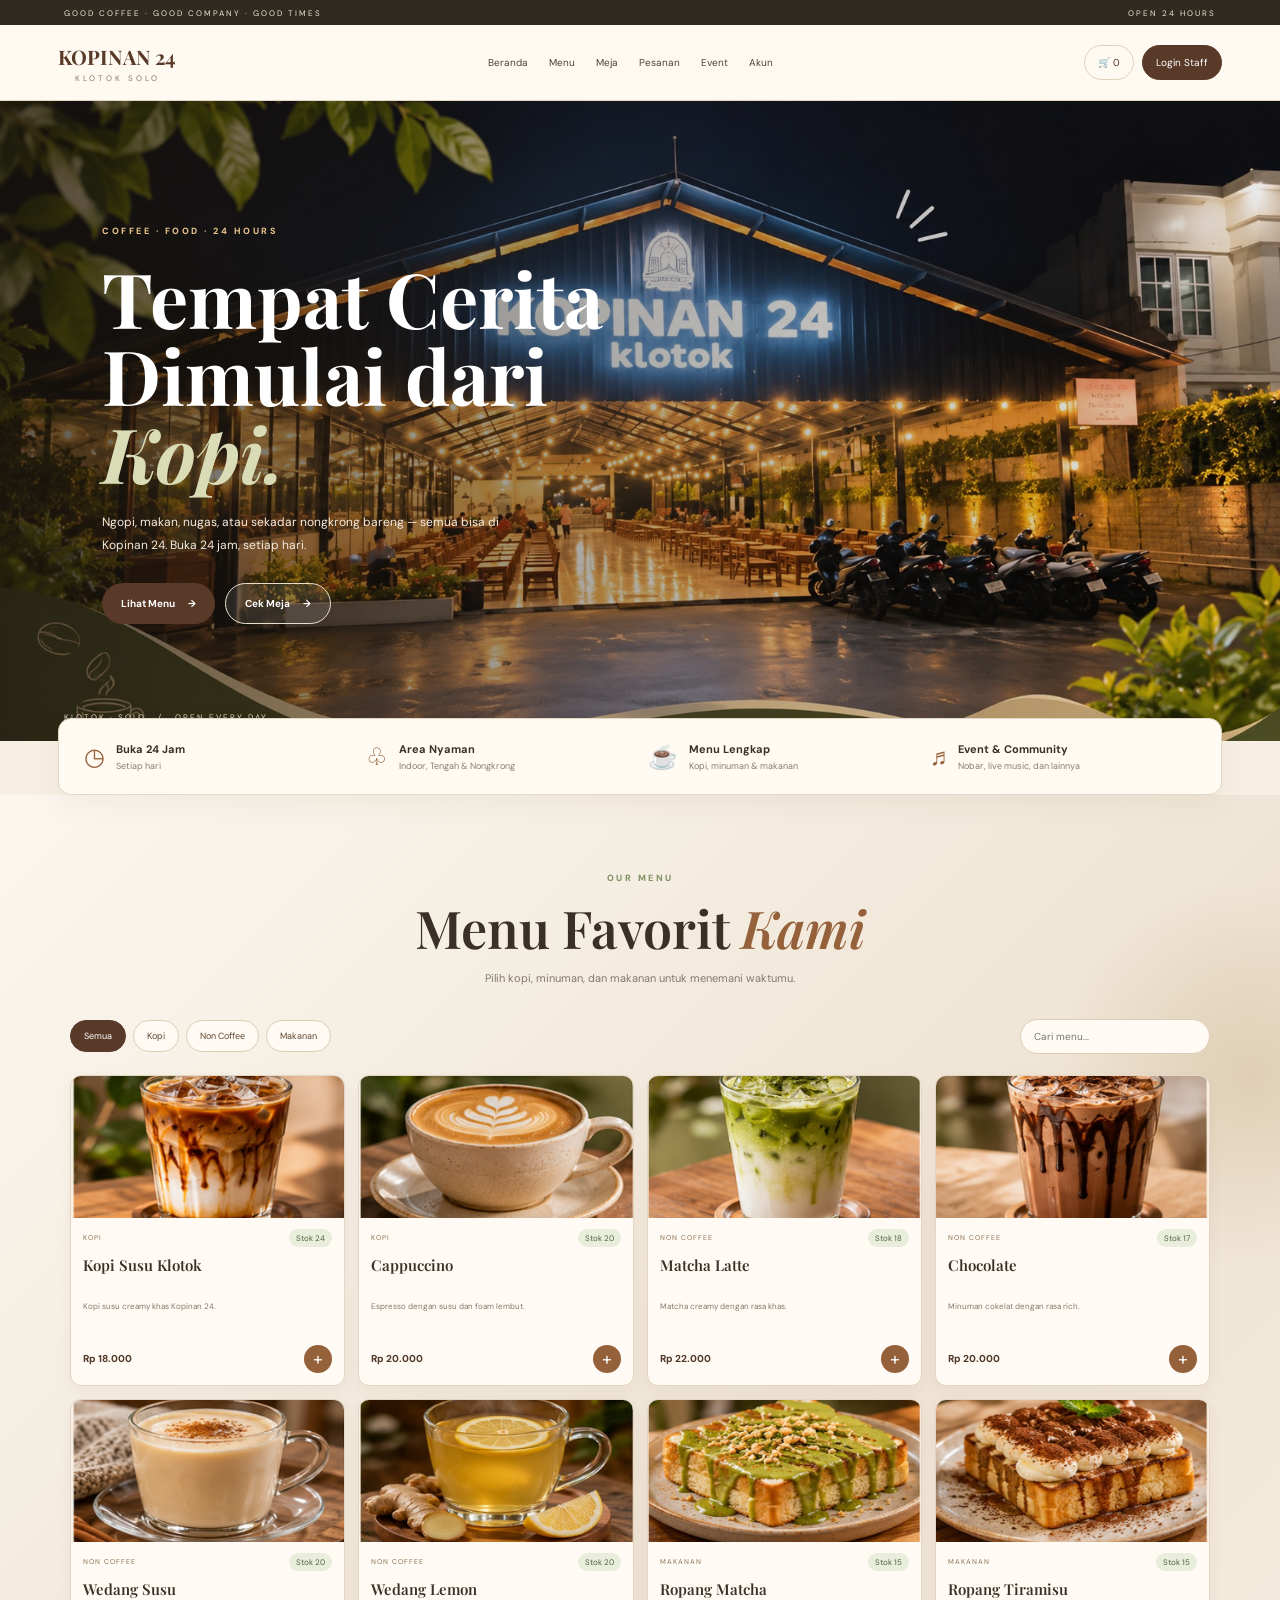
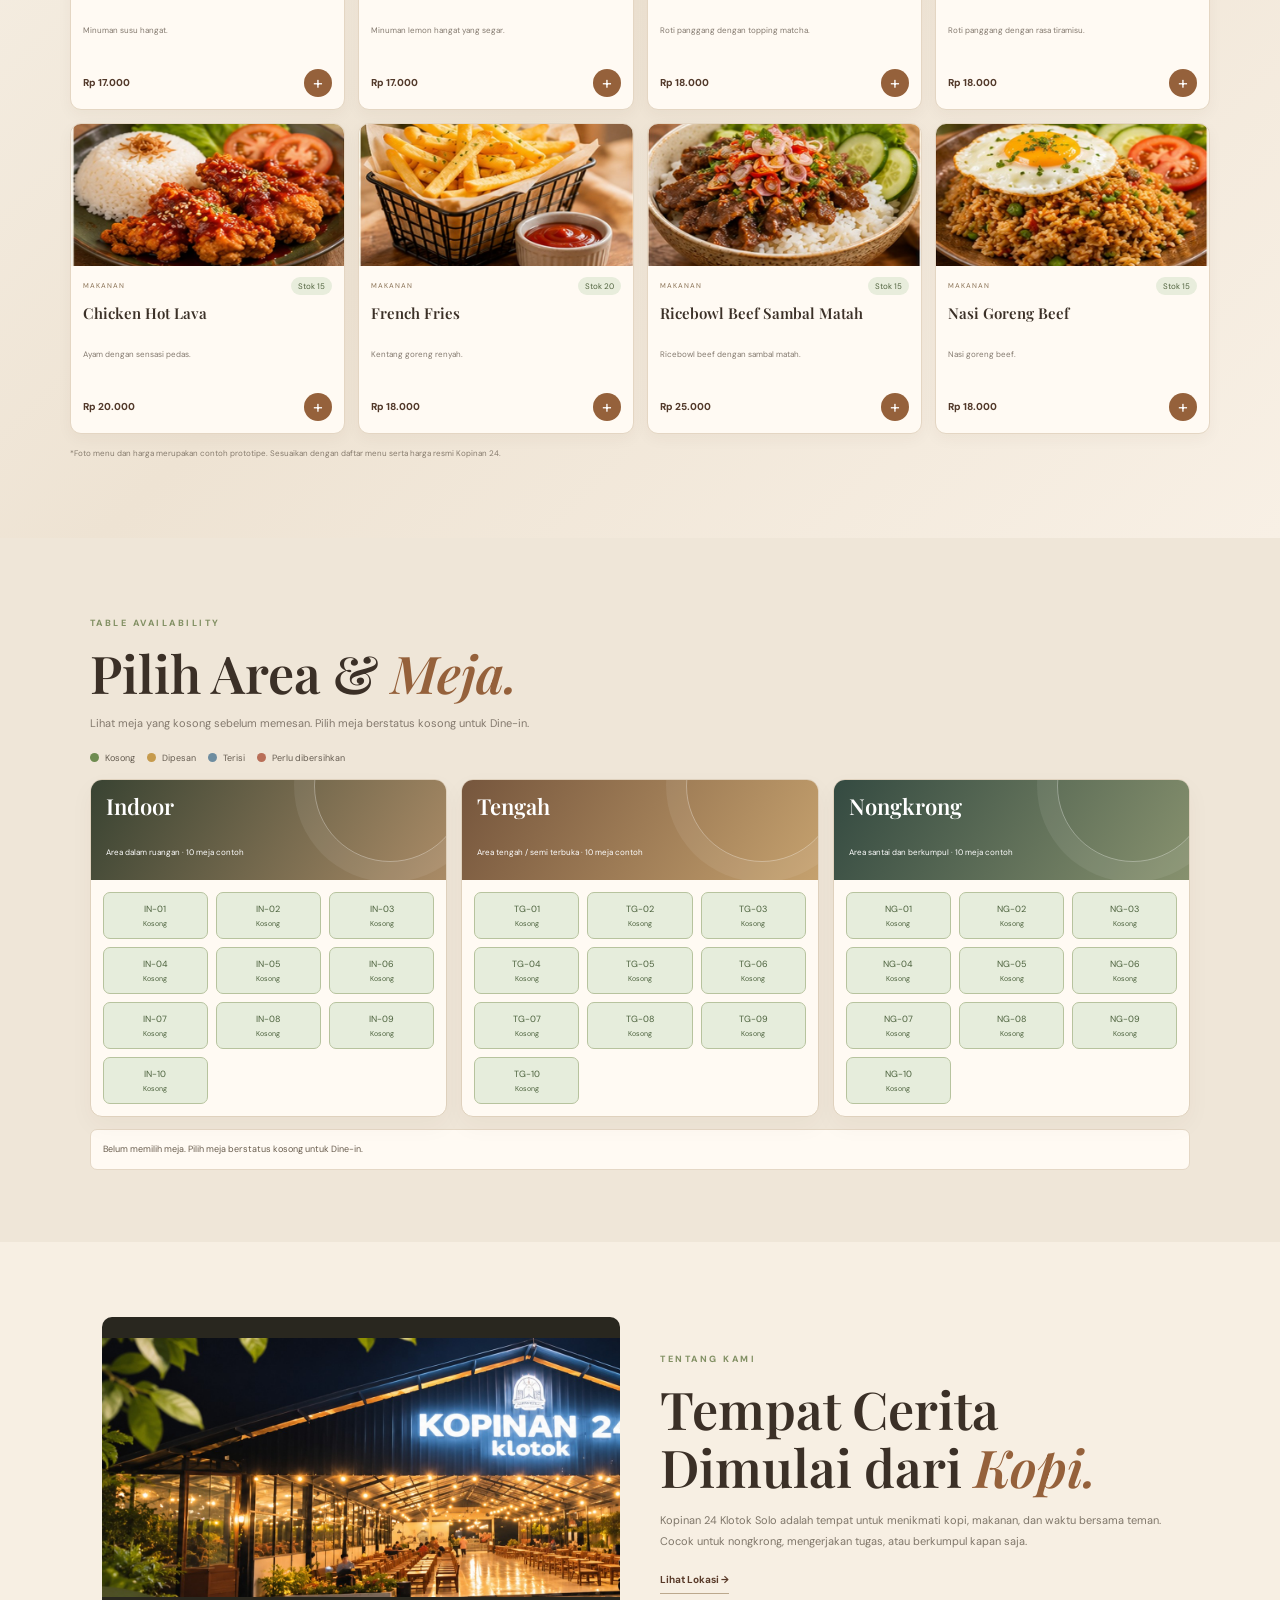
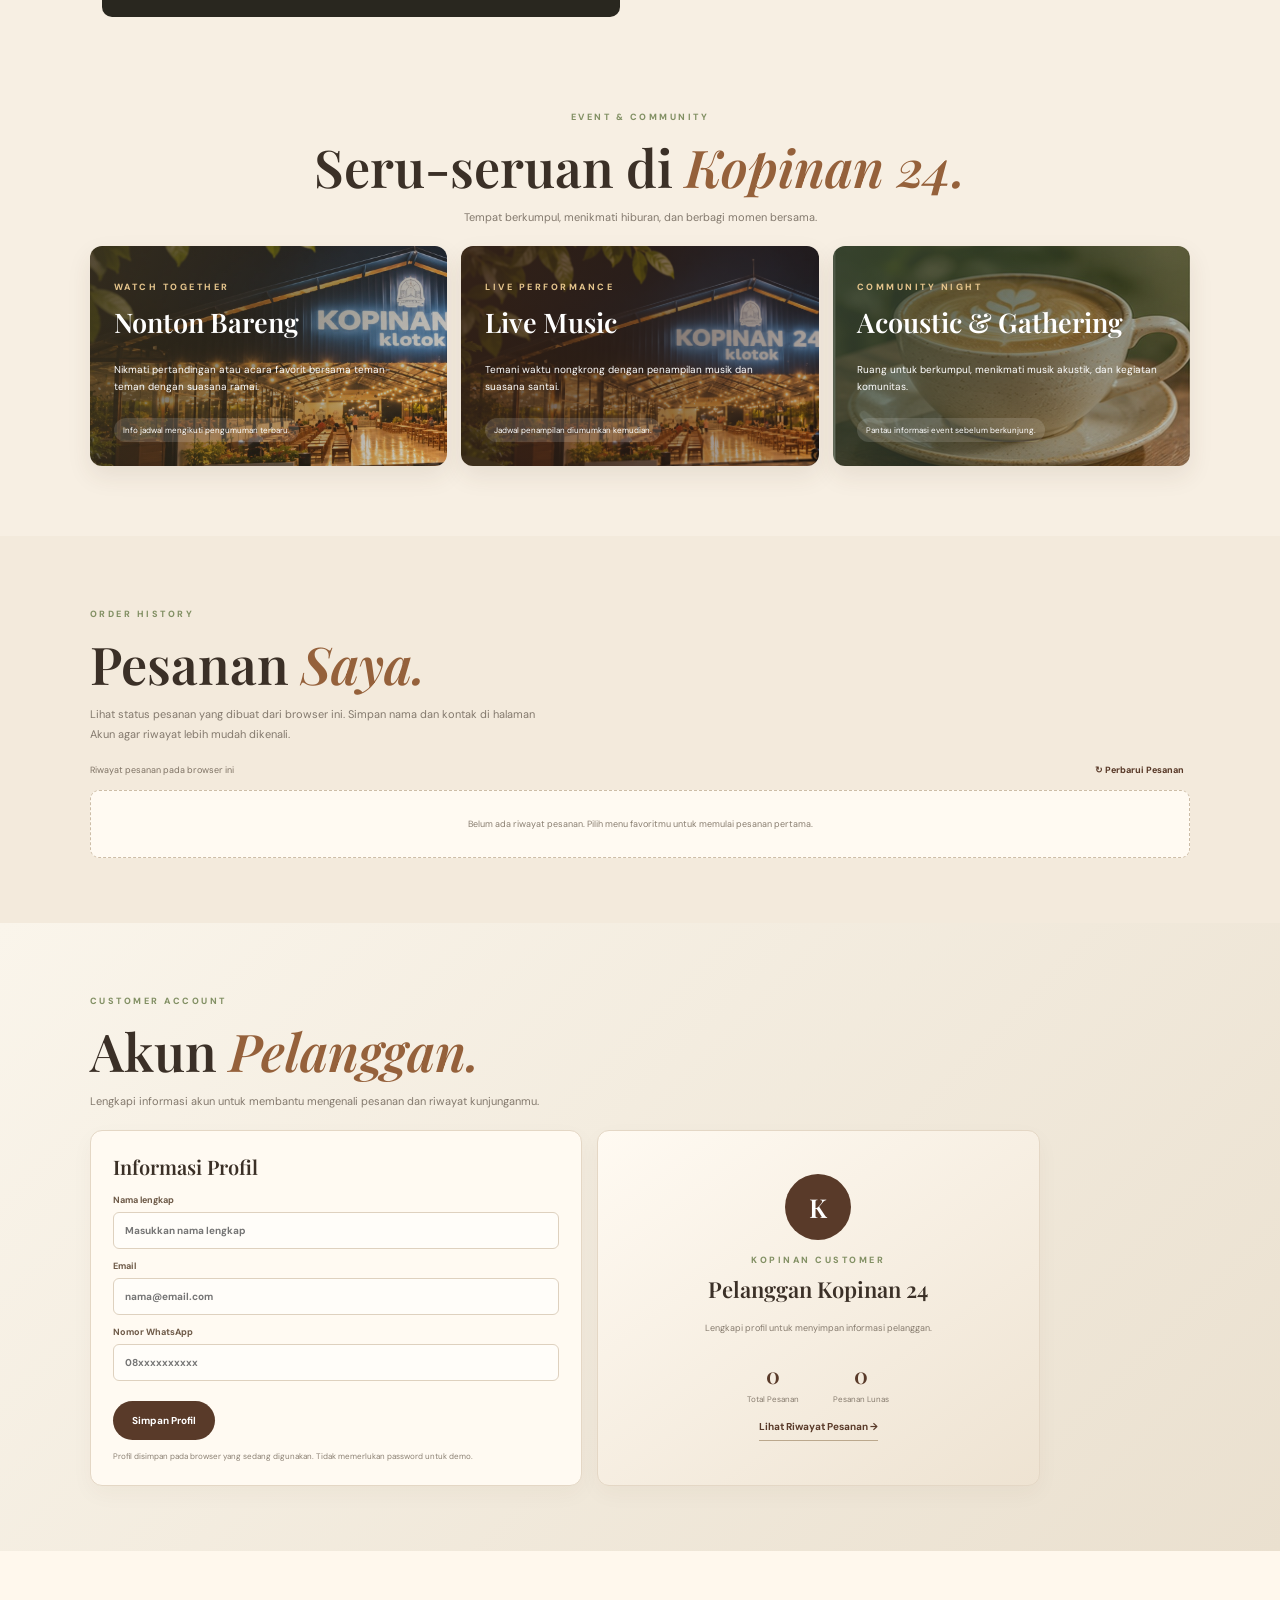
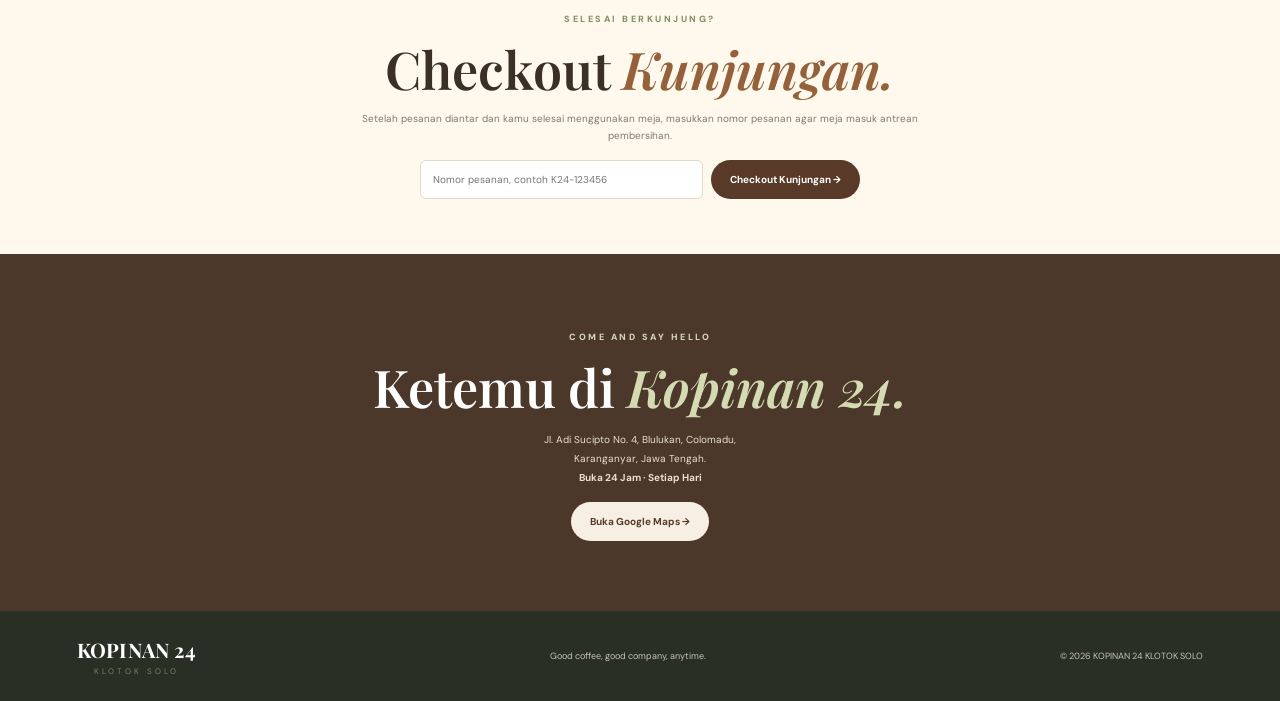
<file: index.html>
<!DOCTYPE html>
<html lang="id">
<head>
<meta charset="UTF-8">
<meta name="viewport" content="width=device-width, initial-scale=1">
<meta name="theme-color" content="#f7efe3">
<title>Kopinan 24 | Klotok Solo</title>
<link rel="preconnect" href="https://fonts.googleapis.com">
<link rel="preconnect" href="https://fonts.gstatic.com" crossorigin>
<link href="https://fonts.googleapis.com/css2?family=DM+Sans:wght@400;500;600;700;800&family=Playfair+Display:wght@600;700&display=swap" rel="stylesheet">
<link rel="stylesheet" href="css/style.css">
</head>
<body>
<div class="top-strip"><span>GOOD COFFEE · GOOD COMPANY · GOOD TIMES</span><span>OPEN 24 HOURS</span></div>

<header class="site-header">
  <a class="wordmark" href="#home">KOPINAN 24<small>KLOTOK SOLO</small></a>
  <button class="mobile-nav-toggle" id="mobileNavToggle" aria-label="Buka navigasi">☰</button>
  <nav class="main-nav" id="mainNav">
    <a href="#home">Beranda</a><a href="#menu">Menu</a><a href="#meja">Meja</a><a href="#orders">Pesanan</a><a href="#event">Event</a><a href="#account">Akun</a>
  </nav>
  <div class="header-actions">
    <button class="cart-header" id="openCart">🛒 <span id="cartCount">0</span></button>
    <a class="staff-link" href="staff.html">Login Staff</a>
  </div>
</header>

<main>
<section class="hero" id="home">
  <div class="hero-content">
    <span class="eyebrow">COFFEE · FOOD · 24 HOURS</span>
    <h1>Tempat Cerita<br>Dimulai dari <em>Kopi.</em></h1>
    <p>Ngopi, makan, nugas, atau sekadar nongkrong bareng — semua bisa di Kopinan 24. Buka 24 jam, setiap hari.</p>
    <div class="hero-actions"><a href="#menu" class="btn btn-brown">Lihat Menu <span>→</span></a><a href="#meja" class="btn btn-outline">Cek Meja <span>→</span></a></div>
  </div>
  <span class="hero-label">KLOTOK · SOLO &nbsp; / &nbsp; OPEN EVERY DAY</span>
</section>

<section class="quick-features">
  <div class="quick-feature"><span>◷</span><div><b>Buka 24 Jam</b><small>Setiap hari</small></div></div>
  <div class="quick-feature"><span>♧</span><div><b>Area Nyaman</b><small>Indoor, Tengah & Nongkrong</small></div></div>
  <div class="quick-feature"><span>☕</span><div><b>Menu Lengkap</b><small>Kopi, minuman & makanan</small></div></div>
  <div class="quick-feature"><span>♬</span><div><b>Event & Community</b><small>Nobar, live music, dan lainnya</small></div></div>
</section>

<section class="menu-section" id="menu">
  <div class="section-heading">
    <span class="eyebrow">OUR MENU</span>
    <h2>Menu Favorit <em>Kami</em></h2>
    <p>Pilih kopi, minuman, dan makanan untuk menemani waktumu.</p>
  </div>
  <div class="menu-toolbar">
    <div class="menu-filters">
      <button class="filter-chip active" data-filter="all">Semua</button>
      <button class="filter-chip" data-filter="coffee">Kopi</button>
      <button class="filter-chip" data-filter="noncoffee">Non Coffee</button>
      <button class="filter-chip" data-filter="food">Makanan</button>
    </div>
    <input class="menu-search" id="menuSearch" type="search" placeholder="Cari menu..." aria-label="Cari menu">
  </div>
  <div class="menu-grid" id="menuGrid"></div>
  <p class="menu-disclaimer">*Foto menu dan harga merupakan contoh prototipe. Sesuaikan dengan daftar menu serta harga resmi Kopinan 24.</p>
</section>

<section class="seating-section" id="meja">
  <div class="section-heading left-heading">
    <span class="eyebrow">TABLE AVAILABILITY</span>
    <h2>Pilih Area & <em>Meja.</em></h2>
    <p>Lihat meja yang kosong sebelum memesan. Pilih meja berstatus kosong untuk Dine-in.</p>
  </div>
  <div class="table-legend">
    <span><i class="legend-dot available"></i>Kosong</span><span><i class="legend-dot reserved"></i>Dipesan</span><span><i class="legend-dot occupied"></i>Terisi</span><span><i class="legend-dot cleaning"></i>Perlu dibersihkan</span>
  </div>
  <div class="area-cards" id="customerAreas"></div>
  <div class="selected-table-note" id="selectedTableNote">Belum memilih meja. Pilih meja kosong untuk Dine-in.</div>
</section>

<section class="story-section" id="about">
  <div class="story-photo"></div>
  <div class="story-copy"><span class="eyebrow">TENTANG KAMI</span><h2>Tempat Cerita Dimulai dari <em>Kopi.</em></h2><p>Kopinan 24 Klotok Solo adalah tempat untuk menikmati kopi, makanan, dan waktu bersama teman. Cocok untuk nongkrong, mengerjakan tugas, atau berkumpul kapan saja.</p><a href="https://www.google.com/maps/search/?api=1&query=Kopinan+24+Klotok+Solo" target="_blank" rel="noopener" class="text-link">Lihat Lokasi →</a></div>
</section>

<section class="event-section" id="event">
  <div class="section-heading event-heading"><span class="eyebrow">EVENT & COMMUNITY</span><h2>Seru-seruan di <em>Kopinan 24.</em></h2><p>Tempat berkumpul, menikmati hiburan, dan berbagi momen bersama.</p></div>
  <div class="event-cards-grid">
    <article class="event-card promo-card"><span class="eyebrow">WATCH TOGETHER</span><h3>Nonton Bareng</h3><p>Nikmati pertandingan atau acara favorit bersama teman-teman dengan suasana ramai.</p><span class="event-meta">Info jadwal mengikuti pengumuman terbaru.</span></article>
    <article class="event-card activity-card"><span class="eyebrow">LIVE PERFORMANCE</span><h3>Live Music</h3><p>Temani waktu nongkrong dengan penampilan musik dan suasana santai.</p><span class="event-meta">Jadwal penampilan diumumkan kemudian.</span></article>
    <article class="event-card acoustic-card"><span class="eyebrow">COMMUNITY NIGHT</span><h3>Acoustic & Gathering</h3><p>Ruang untuk berkumpul, menikmati musik akustik, dan kegiatan komunitas.</p><span class="event-meta">Pantau informasi event sebelum berkunjung.</span></article>
  </div>
</section>

<section class="customer-orders-section" id="orders">
  <div class="section-heading left-heading"><span class="eyebrow">ORDER HISTORY</span><h2>Pesanan <em>Saya.</em></h2><p>Lihat status pesanan yang dibuat dari browser ini. Simpan nama dan kontak di halaman Akun agar riwayat lebih mudah dikenali.</p></div>
  <div class="customer-orders-toolbar"><span id="ordersAccountLabel">Riwayat pesanan pelanggan</span><button class="text-link-button" id="refreshCustomerOrders">↻ Perbarui Pesanan</button></div>
  <div class="customer-order-list" id="customerOrderList"><div class="empty-customer-state">Belum ada pesanan.</div></div>
</section>

<section class="customer-account-section" id="account">
  <div class="section-heading left-heading"><span class="eyebrow">CUSTOMER ACCOUNT</span><h2>Akun <em>Pelanggan.</em></h2><p>Lengkapi informasi akun untuk membantu mengenali pesanan dan riwayat kunjunganmu.</p></div>
  <div class="account-layout">
    <form class="account-form" id="customerAccountForm">
      <h3>Informasi Profil</h3>
      <label>Nama lengkap<input type="text" id="accountName" required placeholder="Masukkan nama lengkap"></label>
      <label>Email<input type="email" id="accountEmail" placeholder="nama@email.com"></label>
      <label>Nomor WhatsApp<input type="tel" id="accountPhone" placeholder="08xxxxxxxxxx"></label>
      <button class="btn btn-brown" type="submit">Simpan Profil</button>
      <small>Profil disimpan pada browser yang sedang digunakan. Tidak memerlukan password untuk demo.</small>
    </form>
    <div class="account-summary">
      <div class="account-avatar" id="accountAvatar">K</div>
      <span class="eyebrow">KOPINAN CUSTOMER</span>
      <h3 id="accountDisplayName">Pelanggan Kopinan 24</h3>
      <p id="accountDisplayContact">Lengkapi profil untuk menyimpan informasi pelanggan.</p>
      <div class="account-stats"><div><b id="accountOrderCount">0</b><small>Total Pesanan</small></div><div><b id="accountPaidCount">0</b><small>Pesanan Lunas</small></div></div>
      <a href="#orders" class="text-link">Lihat Riwayat Pesanan →</a>
    </div>
  </div>
</section>

<section class="visit-checkout" id="visitCheckout">
  <span class="eyebrow">SELESAI BERKUNJUNG?</span><h2>Checkout <em>Kunjungan.</em></h2>
  <p>Setelah pesanan diantar dan kamu selesai menggunakan meja, masukkan nomor pesanan agar meja masuk antrean pembersihan.</p>
  <div class="visit-form"><input id="visitOrderNumber" placeholder="Nomor pesanan, contoh K24-123456"><button class="btn btn-brown" id="visitCheckoutBtn">Checkout Kunjungan →</button></div>
</section>

<section class="location-section" id="location">
  <span class="eyebrow">COME AND SAY HELLO</span><h2>Ketemu di <em>Kopinan 24.</em></h2>
  <p>Jl. Adi Sucipto No. 4, Blulukan, Colomadu,<br>Karanganyar, Jawa Tengah.<br><b>Buka 24 Jam · Setiap Hari</b></p>
  <a href="https://www.google.com/maps/search/?api=1&query=Kopinan+24+Klotok+Solo" target="_blank" rel="noopener" class="btn btn-cream">Buka Google Maps →</a>
</section>
</main>

<footer class="site-footer"><a class="wordmark footer-mark" href="#home">KOPINAN 24<small>KLOTOK SOLO</small></a><p>Good coffee, good company, anytime.</p><small>© 2026 KOPINAN 24 KLOTOK SOLO</small></footer>

<div class="drawer-backdrop" id="cartBackdrop"></div>
<aside class="cart-drawer" id="cartDrawer" aria-hidden="true">
  <div class="drawer-header"><div><span class="eyebrow">YOUR ORDER</span><h2>Keranjang</h2></div><button id="closeCart" aria-label="Tutup">×</button></div>
  <div class="drawer-items" id="cartItems"></div>
  <div class="drawer-footer">
    <div class="drawer-footer-scroll">
    <label for="customerName">Nama pelanggan</label><input id="customerName" type="text" placeholder="Masukkan nama">
    <label for="orderType">Tipe pesanan</label><select id="orderType"><option value="Dine-in">Dine-in</option><option value="Takeaway">Takeaway</option></select>
    <label for="selectedTableInput">Area / meja pilihan</label><input id="selectedTableInput" type="text" readonly placeholder="Pilih meja di bagian denah">
    <div class="customer-payment-picker">
      <div class="customer-payment-heading"><b>Metode pembayaran</b><small>Pilih metode pembayaran, lalu tekan Bayar Sekarang.</small></div>
      <div class="customer-payment-options" role="radiogroup" aria-label="Metode pembayaran">
        <label class="customer-payment-option"><input type="radio" name="customerPaymentMethod" value="Tunai"><span><i>💵</i><b>Tunai</b></span></label>
        <label class="customer-payment-option"><input type="radio" name="customerPaymentMethod" value="QRIS"><span><i>▦</i><b>QRIS</b></span></label>
        <label class="customer-payment-option"><input type="radio" name="customerPaymentMethod" value="Debit"><span><i>💳</i><b>Debit</b></span></label>
      </div>
      <small class="customer-payment-note" id="customerPaymentNote">Pembayaran pada website demo ini disimulasikan. Tidak ada saldo atau rekening yang benar-benar terpotong.</small>
    </div>
    <div class="bill-lines">
      <div><span>Subtotal</span><b id="billSubtotal">Rp0</b></div>
      <div><span>Pajak simulasi (<span id="taxRateLabel">10</span>%)</span><b id="billTax">Rp0</b></div>
      <div class="bill-grand"><span>Total pembayaran</span><b id="billGrand">Rp0</b></div>
    </div>
    <small class="tax-note">Tarif pajak 10% hanya nilai contoh prototipe. Sesuaikan dengan ketentuan pajak usaha sebenarnya.</small>
    </div>
    <button type="button" class="submit-order" id="submitOrder">Bayar Sekarang →</button>
    <small class="demo-note">Setelah pembayaran simulasi berhasil, pesanan langsung berstatus Lunas dan masuk ke antrean Barista / Dapur.</small>
  </div>
</aside>
<div class="toast" id="toast"></div>
<script src="js/data.js"></script>
<script src="js/common.js"></script>
<script src="js/customer.js"></script>
</body>
</html>
</file>
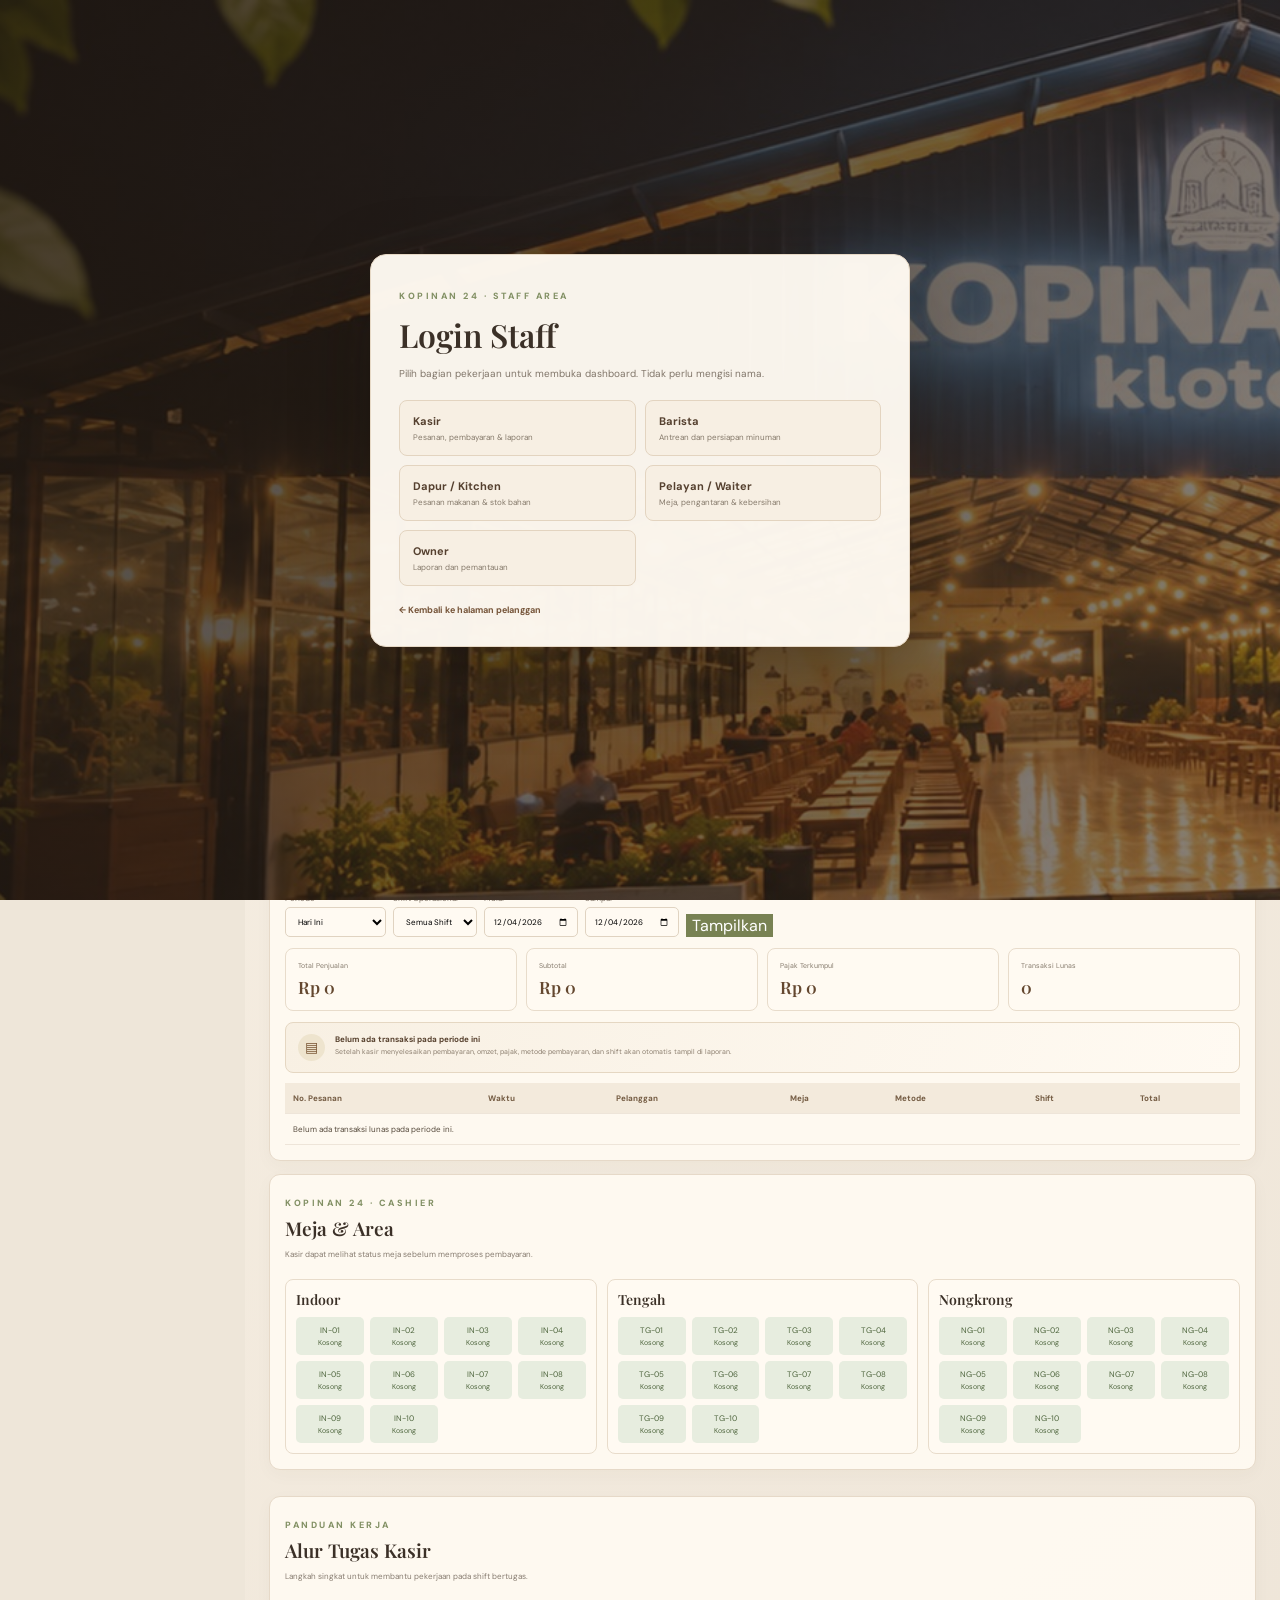
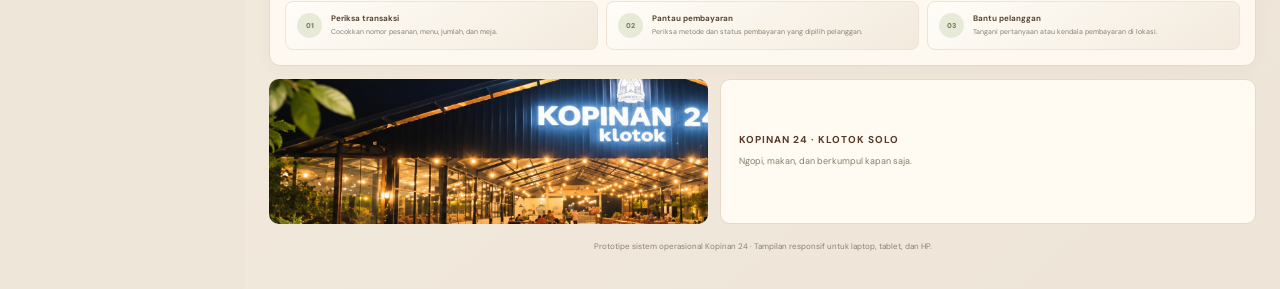
<file: staff.html>
<!DOCTYPE html>
<html lang="id">
<head>
<meta charset="UTF-8">
<meta name="viewport" content="width=device-width, initial-scale=1">
<meta name="theme-color" content="#f7efe3">

<title>Staff Dashboard | Kopinan 24</title>

<link rel="preconnect" href="https://fonts.googleapis.com">

<link href="https://fonts.googleapis.com/css2?family=DM+Sans:wght@400;500;600;700;800&family=Playfair+Display:wght@600;700&display=swap" rel="stylesheet">

<link rel="stylesheet" href="css/style.css">
</head>

<body class="staff-body">

<!-- LOGIN PILIHAN STAFF -->
<div class="role-gate" id="roleGate">
  <div class="role-gate-card">

    <span class="eyebrow">KOPINAN 24 · STAFF AREA</span>

    <h1>Login Staff</h1>

    <p>Pilih bagian pekerjaan untuk membuka dashboard. Tidak perlu mengisi nama.</p>

    <div class="role-gate-grid">

      <button data-enter-role="cashier">
        <b>Kasir</b>
        <small>Pesanan, pembayaran & laporan</small>
      </button>

      <button data-enter-role="barista">
        <b>Barista</b>
        <small>Antrean dan persiapan minuman</small>
      </button>

      <button data-enter-role="kitchen">
        <b>Dapur / Kitchen</b>
        <small>Pesanan makanan & stok bahan</small>
      </button>

      <button data-enter-role="waiter">
        <b>Pelayan / Waiter</b>
        <small>Meja, pengantaran & kebersihan</small>
      </button>

      <button data-enter-role="owner">
        <b>Owner</b>
        <small>Laporan dan pemantauan</small>
      </button>

    </div>

    <a href="index.html" class="role-gate-back">
      ← Kembali ke halaman pelanggan
    </a>

  </div>
</div>

<!-- SCRIPT PILIHAN ROLE -->
<script>
(function(){

  const hasRole = new URLSearchParams(location.search).has("role");
  const gate = document.getElementById("roleGate");

  if(hasRole) {
    gate.classList.add("hidden");
  }

  document.querySelectorAll("[data-enter-role]").forEach(button => {

    button.addEventListener("click", () => {

      location.href =
        "staff.html?role=" +
        encodeURIComponent(button.dataset.enterRole);

    });

  });

})();
</script>


<!-- OVERLAY MENU MOBILE -->
<div class="staff-mobile-scrim" id="staffMobileScrim"></div>


<!-- SIDEBAR STAFF -->
<aside class="staff-sidebar" id="staffSidebar">

  <a class="staff-wordmark" href="index.html">
    KOPINAN 24
    <small>KLOTOK SOLO</small>
  </a>

  <div class="staff-divider"></div>

  <div class="staff-identity">

    <div class="identity-avatar" id="roleAvatar">K</div>

    <div>
      <b id="staffRoleName">Tim Staff</b>
      <small><i></i> Dashboard Aktif</small>
    </div>

  </div>

  <nav class="staff-nav" id="staffNav"></nav>

  <div class="staff-sidebar-photo">
    <span>
      GOOD COFFEE<br>
      GOOD COMPANY
    </span>
  </div>

</aside>


<!-- KONTEN UTAMA -->
<main class="staff-main">

  <!-- HEADER DASHBOARD -->
  <header class="staff-topbar">

    <button
      class="staff-mobile-toggle"
      id="staffMobileToggle"
      aria-label="Buka menu">
      ☰
    </button>

    <!-- JUDUL HALAMAN -->
    <div class="staff-page-title">

      <span class="eyebrow">
        KOPINAN 24 · OPERATIONS
      </span>

      <h1 id="staffPageTitle">Dashboard</h1>

      <p id="staffPageSubtitle">
        Kelola aktivitas harian.
      </p>

    </div>


    <!-- AKSI HEADER -->
    <div class="staff-top-actions">

      <!-- SHIFT DAN REFRESH -->
      <div class="staff-utility-row">

        <label class="staff-shift" id="staffShiftControl">

          Shift Aktif

          <select id="activeShift">

            <option value="1">
              Shift 1 · Pagi (07.00–15.00)
            </option>

            <option value="2">
              Shift 2 · Sore (15.00–23.00)
            </option>

            <option value="3">
              Shift 3 · Malam (23.00–07.00)
            </option>

          </select>

        </label>

        <button
          id="staffRefresh"
          class="icon-button"
          title="Refresh"
          aria-label="Refresh">
          ↻
        </button>

      </div>


      <!-- KEMBALI KE PELANGGAN -->
      <a
        href="index.html"
        class="logout-button back-customer-link">
        ← Kembali ke Pelanggan
      </a>

    </div>

  </header>


  <!-- ISI DASHBOARD -->
  <div class="staff-content">

    <!-- BANNER SELAMAT DATANG -->
    <div class="staff-welcome-banner">

      <div>

        <span class="eyebrow light">
          KLOTOK · SOLO
        </span>

        <h2 id="welcomeHeading">
          Selamat Bekerja!
        </h2>

        <p>
          Kelola pelayanan dengan rapi, cepat, dan ramah.
        </p>

      </div>

      <div class="banner-coffee-mark">
        K24
      </div>

    </div>


    <!-- STATISTIK STAFF -->
    <section
      class="staff-stats"
      id="staffStats">
    </section>


    <!-- AREA KERJA STAFF -->
    <section
      class="staff-workspace"
      id="staffWorkspace">
    </section>


    <!-- GALERI -->
    <section class="staff-bottom-gallery">

      <div class="gallery-photo"></div>

      <div class="gallery-caption">

        <b>KOPINAN 24 · KLOTOK SOLO</b>

        <span>
          Ngopi, makan, dan berkumpul kapan saja.
        </span>

      </div>

    </section>


    <!-- FOOTER -->
    <p class="staff-footnote">
      Prototipe sistem operasional Kopinan 24 ·
      Tampilan responsif untuk laptop, tablet, dan HP.
    </p>

  </div>

</main>


<!-- MODAL -->
<div class="modal-backdrop" id="staffModalBackdrop">

  <div class="staff-modal">

    <div class="modal-heading">

      <div>
        <span class="eyebrow">KOPINAN 24</span>
        <h2 id="staffModalTitle">Form</h2>
      </div>

      <button id="staffModalClose">×</button>

    </div>

    <div id="staffModalBody"></div>

  </div>

</div>


<!-- NOTIFIKASI -->
<div class="toast" id="toast"></div>


<!-- JAVASCRIPT -->
<script src="js/data.js"></script>
<script src="js/common.js"></script>
<script src="js/staff.js"></script>

</body>
</html>
</file>
<file: css/style.css>
*{box-sizing:border-box}
:root{--cream:#f7efe3;--paper:#fffaf2;--brown:#593a29;--brown2:#95613b;--olive:#788253;--dark:#302820;--text:#3b3027;--muted:#887d6e;--line:#e4d7c5;--green:#6e8b50;--gold:#c69b4d;--blue:#6e8da0;--red:#b96f58}
html{scroll-behavior:smooth;scroll-padding-top:82px}body{margin:0;background:var(--cream);color:var(--text);font-family:"DM Sans",sans-serif}button,input,select{font:inherit}button{cursor:pointer}a{color:inherit;text-decoration:none}
.top-strip{height:25px;background:#302b21;color:#eee4d3;display:flex;align-items:center;justify-content:space-between;padding:0 5%;font-size:8px;letter-spacing:2px}
.site-header{height:76px;padding:0 4.5%;display:flex;align-items:center;justify-content:space-between;gap:16px;background:rgba(255,250,242,.97);border-bottom:1px solid var(--line);position:sticky;top:0;z-index:25;backdrop-filter:blur(10px)}
.wordmark{display:block;font:700 20px "Playfair Display",serif;color:var(--brown);white-space:nowrap;letter-spacing:.2px}.wordmark small{display:block;text-align:center;font:8px "DM Sans";letter-spacing:3px;color:#877965;margin-top:3px}
.main-nav{display:flex;align-items:center;gap:21px}.main-nav a{font-size:10px;color:#4e4033}.main-nav a:hover{color:var(--olive)}.header-actions{display:flex;align-items:center;gap:8px}.header-actions button,.header-actions a{border:1px solid #dfd0ba;background:transparent;color:var(--brown);border-radius:25px;padding:10px 13px;font-size:10px}.header-actions .staff-link{background:var(--brown);border-color:var(--brown);color:white}.mobile-nav-toggle{display:none;background:none;border:0;color:var(--brown);font-size:24px}
.hero{min-height:620px;height:clamp(620px,50vw,760px);max-height:760px;display:flex;align-items:center;padding:0 8%;color:white;position:relative;isolation:isolate;overflow:hidden;background:#29271f}
.hero::before{content:"";position:absolute;inset:0;z-index:-2;background:url("../assets/kopinan24-hero-full.jpg") center 48%/cover no-repeat;filter:none;transform:none}
.hero::after{content:"";position:absolute;inset:0;z-index:-1;pointer-events:none;background:linear-gradient(90deg,rgba(25,19,13,.70) 0%,rgba(25,19,13,.36) 46%,rgba(25,19,13,.08) 100%)}
.hero-content{max-width:545px;position:relative;z-index:1}
.hero-copy{max-width:545px;position:relative;z-index:1}.eyebrow{font-size:9px;letter-spacing:2.5px;font-weight:800;color:#829064}.hero .eyebrow{color:#e8c38b}.hero h1{font:700 clamp(48px,6vw,76px)/1.02 "Playfair Display",serif;margin:20px 0}.hero h1 em{color:#d9dcb6}.hero p{max-width:410px;font-size:12px;line-height:1.9;color:#f4ebdf}.hero-actions{display:flex;gap:10px;flex-wrap:wrap;margin-top:26px}.hero-label{position:absolute;bottom:19px;left:5%;font-size:8px;letter-spacing:2px;color:#e6d8c4}
.btn{display:inline-flex;align-items:center;justify-content:center;gap:13px;padding:13px 19px;border:0;font-size:10px;font-weight:700;transition:.2s}.btn:hover{transform:translateY(-2px)}.btn-brown{background:var(--brown);color:white;border-radius:25px}.btn-outline{border:1px solid #eadfce;color:white;background:#ffffff18;border-radius:25px}.btn-cream{background:var(--cream);color:var(--brown);border-radius:25px}
.quick-features{position:relative;z-index:2;margin:-23px 4.5% 0;padding:22px 25px;background:var(--paper);border:1px solid var(--line);border-radius:13px;box-shadow:0 10px 28px #4a351b0d;display:grid;grid-template-columns:repeat(4,1fr);gap:15px}.quick-feature{display:flex;align-items:center;gap:11px}.quick-feature>span{font-size:24px;color:var(--brown2)}.quick-feature b{display:block;font-size:11px}.quick-feature small{display:block;color:var(--muted);font-size:9px;margin-top:4px}
.menu-section{padding:70px 5.5%;background:linear-gradient(135deg,#fbf7ef,#eee3d3 55%,#f8f0e5);position:relative;overflow:hidden}.menu-section:before{content:"";position:absolute;width:400px;height:400px;right:-170px;top:80px;border-radius:50%;background:radial-gradient(circle,#d8c4a5aa,transparent 68%);pointer-events:none}.menu-section>*{position:relative;z-index:1}.section-heading{text-align:center;margin-bottom:30px}.section-heading h2,.story-copy h2,.seating-section h2,.location-section h2,.visit-checkout h2{font:600 clamp(34px,4.5vw,52px)/1.1 "Playfair Display",serif;margin:13px 0}.section-heading h2 em,.story-copy h2 em,.seating-section h2 em,.location-section h2 em,.visit-checkout h2 em{color:var(--brown2)}.section-heading p{font-size:11px;color:#83796d;line-height:1.8}.menu-toolbar{display:flex;justify-content:space-between;align-items:center;gap:14px;margin-bottom:21px}.menu-filters{display:flex;gap:7px;flex-wrap:wrap}.filter-chip{border:1px solid #decdb6;background:#fffaf3;color:#604833;border-radius:25px;padding:9px 13px;font-size:9px}.filter-chip.active,.filter-chip:hover{background:var(--brown);border-color:var(--brown);color:white}.menu-search{width:190px;border:1px solid #decdb6;border-radius:25px;padding:10px 13px;background:#fffaf3;color:#44372d;font-size:10px;outline:none}.menu-grid{display:grid;grid-template-columns:repeat(4,minmax(0,1fr));gap:13px}.menu-card{background:#fffaf3;border:1px solid #e4d6c3;border-radius:11px;overflow:hidden;box-shadow:0 5px 15px #4a35190b;display:flex;flex-direction:column;transition:.2s}.menu-card:hover{transform:translateY(-4px);box-shadow:0 12px 25px #4a35191a}.menu-photo{display:block;width:100%;height:142px;object-fit:cover;background:#e6d9c8}.menu-info{padding:11px 12px 12px;display:flex;flex-direction:column;flex:1}.menu-meta{display:flex;justify-content:space-between;align-items:center;gap:5px}.menu-tag{font-size:7px;letter-spacing:1px;color:#8a7255}.stock-badge{border-radius:15px;background:#e8eddc;color:#50633e;padding:4px 7px;font-size:8px;white-space:nowrap}.stock-badge.out{background:#f4e0da;color:#a24d3c}.menu-info h3{font:600 15px "Playfair Display",serif;margin:8px 0 5px;min-height:32px}.menu-info p{font-size:8px;color:#83796e;line-height:1.6;min-height:27px}.menu-bottom{display:flex;justify-content:space-between;align-items:center;margin-top:auto;padding-top:10px}.price{font-size:10px;font-weight:800;color:#52392a}.add-btn{height:28px;width:28px;border:0;border-radius:50%;background:var(--brown2);color:white;font-size:18px}.add-btn:disabled{background:#c7bfb4;cursor:not-allowed}.menu-disclaimer{font-size:8px;color:#867b6d;margin-top:13px;line-height:1.6}
.seating-section{padding:72px 7%;background:#efe6d8}.left-heading{text-align:left;margin-bottom:18px}.left-heading p{max-width:470px}.table-legend{display:flex;gap:12px;flex-wrap:wrap;margin:15px 0}.table-legend span{display:flex;align-items:center;gap:6px;font-size:9px;color:#665d51}.legend-dot{width:9px;height:9px;border-radius:50%;display:inline-block}.legend-dot.available{background:var(--green)}.legend-dot.reserved{background:var(--gold)}.legend-dot.occupied{background:var(--blue)}.legend-dot.cleaning{background:var(--red)}.area-cards{display:grid;grid-template-columns:repeat(3,1fr);gap:14px}.area-card{background:#fffaf3;border:1px solid #dfd1bd;border-radius:12px;overflow:hidden;box-shadow:0 9px 25px #4030190a}.area-banner{height:100px;padding:15px;color:white;display:flex;flex-direction:column;justify-content:end;position:relative;overflow:hidden}.area-banner:after{content:"";position:absolute;width:150px;height:150px;right:-20px;top:-70px;border:1px solid #ffffff55;border-radius:50%;box-shadow:0 0 0 20px #ffffff13}.area-banner.indoor{background:linear-gradient(120deg,#394332,#aa8b66)}.area-banner.middle{background:linear-gradient(120deg,#76563d,#c5a16e)}.area-banner.lounge{background:linear-gradient(120deg,#344a41,#87916e)}.area-banner h3{font:600 22px "Playfair Display",serif;position:relative;z-index:1}.area-banner p{font-size:8px;margin-top:4px;position:relative;z-index:1}.table-buttons{padding:12px;display:grid;grid-template-columns:repeat(3,minmax(0,1fr));gap:8px}.table-choice{padding:10px 5px;border-radius:7px;border:1px solid #b7c39e;background:#e6eddc;color:#4b613c;font-size:9px}.table-choice small{display:block;font-size:7px;margin-top:4px}.table-choice.reserved{background:#f4e8cb;border-color:#d8bd7e;color:#80652e}.table-choice.occupied{background:#e2ebf0;border-color:#aec1cf;color:#4e6c81}.table-choice.cleaning{background:#f4e1da;border-color:#d8aa9a;color:#925542}.table-choice:disabled{cursor:not-allowed;opacity:.86}.table-choice.chosen{outline:2px solid var(--brown2);outline-offset:1px}.selected-table-note{margin-top:12px;padding:12px;background:#fffaf3;border:1px solid var(--line);border-radius:7px;font-size:9px;color:#695d4e;line-height:1.7}
.story-section{padding:75px 8%;display:grid;grid-template-columns:1fr 1fr;gap:40px;align-items:center}.story-photo{height:300px;border-radius:10px;background:url("../assets/kopinan24-banner.jpg") center/contain no-repeat;background-color:#29271f}.story-copy p{font-size:11px;color:#7f7669;line-height:1.9;margin:15px 0}.text-link{font-size:10px;font-weight:700;color:var(--brown);border-bottom:1px solid #bba88d;padding-bottom:7px}
.event-section{padding:0 7% 70px;display:grid;grid-template-columns:1fr 1fr;gap:15px}.event-card{min-height:205px;border-radius:12px;color:white;padding:25px;background-size:cover;background-position:center}.promo-card{background-image:linear-gradient(90deg,#34402bd9,#59452d55),url("../assets/matcha-latte.jpg")}.activity-card{background-image:linear-gradient(90deg,#38271ddd,#38271d55),url("../assets/kopinan24-banner.jpg")}.event-card .eyebrow{color:#e4c48c}.event-card h3{font:600 27px "Playfair Display",serif;margin:11px 0}.event-card p{font-size:10px;line-height:1.7;max-width:300px}.event-card .btn{margin-top:12px}
.visit-checkout{text-align:center;padding:55px 7%;background:#fff8ed}.visit-checkout p{font-size:10px;color:#84796b;line-height:1.7;max-width:600px;margin:0 auto}.visit-form{display:flex;gap:8px;max-width:440px;margin:16px auto 0}.visit-form input{flex:1;min-width:0;padding:12px;border:1px solid var(--line);background:white;border-radius:6px;font-size:10px}
.location-section{text-align:center;padding:70px 7%;background:#4b382b;color:white}.location-section .eyebrow{color:#d2d9b4}.location-section h2 em{color:#d4dbb2}.location-section p{font-size:10px;color:#e8dfd2;line-height:1.9;margin:15px 0}
.site-footer{background:#292f25;color:#eee8dc;padding:25px 6%;display:flex;justify-content:space-between;align-items:center;gap:15px}.footer-mark{color:white}.site-footer p,.site-footer>small{font-size:9px;color:#c8c1b4}
.drawer-backdrop{position:fixed;inset:0;z-index:39;background:#0008;display:none}.drawer-backdrop.show{display:block}.cart-drawer{position:fixed;right:0;top:0;z-index:40;width:min(430px,100%);height:100dvh;background:var(--cream);padding:22px;display:flex;flex-direction:column;transform:translateX(105%);transition:.25s}.cart-drawer.show{transform:translateX(0)}.drawer-header{display:flex;justify-content:space-between;border-bottom:1px solid var(--line);padding-bottom:13px}.drawer-header h2{font:600 24px "Playfair Display",serif;margin:5px 0}.drawer-header button{border:0;background:none;font-size:27px}.drawer-items{flex:1;overflow:auto;padding:10px 0}.cart-row{display:flex;justify-content:space-between;gap:10px;padding:11px 0;border-bottom:1px solid var(--line);font-size:10px}.cart-row small{display:block;color:#887d70;margin-top:4px}.qty{display:flex;align-items:center;gap:7px}.qty button{width:23px;height:23px;border:1px solid #bfb49f;border-radius:50%;background:transparent}.drawer-footer label{display:block;font-size:9px;font-weight:700;margin:8px 0 5px}.drawer-footer input,.drawer-footer select{width:100%;padding:10px;border:1px solid var(--line);background:#fffaf3;font-size:10px}.bill-lines{border-top:1px solid var(--line);margin-top:12px;padding-top:10px}.bill-lines>div{display:flex;justify-content:space-between;font-size:10px;padding:4px 0;color:#665b4f}.bill-lines .bill-grand{font-size:12px;font-weight:800;color:#392b20;border-top:1px solid #d8cbb8;margin-top:5px;padding-top:10px}.tax-note,.demo-note{display:block;font-size:8px;color:#897e70;line-height:1.5;margin-top:6px}.submit-order{width:100%;padding:13px;background:var(--brown);color:white;border:0;margin-top:11px;font-size:10px}
.toast{position:fixed;z-index:100;bottom:23px;left:50%;transform:translate(-50%,12px);padding:11px 16px;background:#fffaf2;color:#4a382a;box-shadow:0 5px 20px #0002;font-size:9px;opacity:0;pointer-events:none;transition:.2s}.toast.show{opacity:1;transform:translate(-50%,0)}
/* STAFF */
.staff-body{background:#eee6d9}.staff-mobile-scrim{display:none}.staff-sidebar{position:fixed;inset:0 auto 0 0;width:245px;z-index:40;background:linear-gradient(180deg,rgba(45,42,27,.97),rgba(72,47,30,.93)),url("../assets/kopinan24-sidebar.jpg") center/cover;color:#fff;padding:24px 15px 16px;display:flex;flex-direction:column;overflow:auto}.staff-wordmark{display:block;text-align:center;color:white;font:700 24px "Playfair Display",serif;letter-spacing:.4px;padding:5px 0 15px}.staff-wordmark small{display:block;font:9px "DM Sans";letter-spacing:3px;margin-top:4px}.staff-divider{height:1px;background:#ffffff55;margin:0 18px 17px}.staff-identity{display:flex;align-items:center;gap:10px;padding:10px 11px;border:1px solid #ffffff48;background:#ffffff12;border-radius:9px;margin-bottom:17px}.identity-avatar{width:35px;height:35px;border-radius:50%;display:grid;place-items:center;background:#f4ead8;color:#533a28;font-weight:800}.staff-identity b{display:block;font-size:10px}.staff-identity small{display:block;margin-top:4px;color:#e2d8c8;font-size:8px}.staff-identity i{display:inline-block;width:6px;height:6px;border-radius:50%;background:#a7c77b;margin-right:4px}.staff-nav{display:grid;gap:5px}.staff-nav button{width:100%;display:flex;align-items:center;gap:10px;padding:11px 12px;background:transparent;border:0;border-radius:7px;color:#f7f0e4;text-align:left;font-size:10px}.staff-nav button:hover,.staff-nav button.active{background:#eee5d2;color:#392f22;font-weight:800}.staff-nav .nav-icon{width:21px;font-size:16px;text-align:center}.staff-nav .nav-count{margin-left:auto;background:#d8b97c;color:#44331f;border-radius:20px;padding:3px 6px;font-size:7px}
.staff-sidebar-bottom{margin-top:auto}.sidebar-photo{height:115px;border-radius:8px;background:url("../assets/kopinan24-banner.jpg") center/cover;margin:17px 2px 9px;position:relative;overflow:hidden}.sidebar-photo:after{content:"KOPI · MAKAN · NONGKRONG";position:absolute;inset:auto 0 0;background:#34251dbb;color:white;padding:7px 5px;font-size:7px;letter-spacing:1px;text-align:center}.staff-sidebar-foot{display:block;color:#eadfce;text-align:center;font-size:8px;padding:8px}.staff-main{min-height:100vh;margin-left:245px;background:linear-gradient(140deg,#f7efe3,#eee5d8)}.staff-topbar{position:sticky;top:0;z-index:25;min-height:87px;background:rgba(255,250,242,.94);backdrop-filter:blur(9px);border-bottom:1px solid #e5d8c6;display:flex;align-items:center;justify-content:space-between;gap:15px;padding:14px 25px}.staff-page-title h1{font:600 26px "Playfair Display",serif;margin:4px 0}.staff-page-title p{font-size:9px;color:#81766a}.staff-top-actions{display:flex;align-items:center;gap:8px}.staff-shift{display:flex;flex-direction:column;gap:4px;font-size:7px;color:#897c6c}.staff-shift select{max-width:210px;padding:8px;border:1px solid #dfd2bf;background:#fffaf2;border-radius:6px;color:#564332;font-size:8px}.icon-button,.logout-button{padding:9px 12px;border:1px solid #e0d2bf;border-radius:6px;background:#fffaf2;color:var(--brown);font-size:9px}.logout-button{background:var(--brown);color:white;border-color:var(--brown)}
.staff-content{max-width:1500px;margin:auto;padding:20px 24px 30px}.staff-welcome-banner{min-height:125px;padding:20px 25px;border-radius:12px;background:linear-gradient(90deg,#4b3425ed,#76543ac7),url("../assets/kopinan24-banner.jpg") center/cover;color:white;display:flex;justify-content:space-between;align-items:center;overflow:hidden}.staff-welcome-banner .eyebrow{color:#e6c58f}.staff-welcome-banner h2{font:600 24px "Playfair Display",serif;margin:8px 0 4px}.staff-welcome-banner p{font-size:9px;color:#f0e5d4}.banner-mark{font:700 53px "Playfair Display",serif;color:#ffffff54;padding-right:25px}
.staff-stats{display:grid;grid-template-columns:repeat(4,1fr);gap:10px;margin:15px 0}.kpi-card{display:flex;align-items:center;gap:11px;padding:14px;background:linear-gradient(145deg,#fffdf8,#efe3d2);border:1px solid #e5d8c6;border-radius:10px;box-shadow:0 4px 14px #4b38200a}.kpi-icon{height:37px;width:37px;flex:0 0 37px;border-radius:50%;display:grid;place-items:center;font-size:17px;background:#e8ecd9;color:#617344}.kpi-card:nth-child(2) .kpi-icon{background:#f3e7d4;color:#95613b}.kpi-card:nth-child(3) .kpi-icon{background:#e7ead8;color:#647745}.kpi-card:nth-child(4) .kpi-icon{background:#f5dfd8;color:#a95d49}.kpi-card small{display:block;font-size:8px;color:#81766a}.kpi-card strong{display:block;font:600 21px "Playfair Display",serif;color:#523b2a;margin-top:4px}
.staff-workspace{display:grid;gap:13px}.staff-grid-2{display:grid;grid-template-columns:1.2fr .8fr;gap:13px}.staff-panel{background:rgba(255,250,242,.94);border:1px solid #e6d9c8;border-radius:11px;padding:15px;box-shadow:0 5px 18px #48341f08;min-width:0}.panel-heading{display:flex;align-items:center;justify-content:space-between;gap:10px;margin-bottom:12px}.panel-heading h2{font:600 19px "Playfair Display",serif;margin:4px 0}.panel-heading p{font-size:8px;color:#877c70}.subtle-button{border:0;background:transparent;color:var(--olive);font-size:8px;font-weight:800}
.orders-filters{display:flex;gap:6px;flex-wrap:wrap;margin-bottom:10px}.orders-filters button{border:1px solid #e2d6c5;background:#fffaf3;color:#65513c;border-radius:20px;padding:7px 10px;font-size:8px}.orders-filters button.active{background:var(--olive);border-color:var(--olive);color:white}.order-list{display:grid;gap:8px;max-height:480px;overflow:auto;padding-right:3px}.staff-order-card{display:grid;grid-template-columns:65px 1fr auto;align-items:center;gap:10px;padding:9px;border:1px solid #eee4d6;border-radius:8px;background:#fffdf8}.staff-order-card img{width:65px;height:60px;object-fit:cover;border-radius:6px}.staff-order-main b{font-size:9px}.staff-order-main p{font-size:8px;color:#716759;line-height:1.55;margin:4px 0}.staff-order-meta{font-size:7px;color:#8b8074}.order-status{display:inline-block;border-radius:15px;padding:5px 7px;font-size:7px;background:#f3e7cc;color:#83652c;white-space:nowrap}.order-status.processing{background:#e5e9f5;color:#526a93}.order-status.done{background:#e5eddc;color:#536d40}.order-actions{display:flex;flex-direction:column;gap:5px}.order-actions button{padding:7px 8px;border:0;border-radius:5px;background:var(--olive);color:white;font-size:7px;white-space:nowrap}.order-actions button.alt{background:#eee5d8;color:#614e3a}
.ingredient-list{display:grid;gap:7px}.ingredient-row{display:grid;grid-template-columns:1fr auto auto;gap:8px;align-items:center;padding:8px 9px;border-bottom:1px solid #eee5d9}.ingredient-row b{font-size:8px}.ingredient-row small{display:block;color:#8a8073;font-size:7px;margin-top:3px}.ingredient-amount{font-size:9px;font-weight:800}.stock-status{border-radius:18px;padding:5px 7px;font-size:7px;white-space:nowrap;background:#e6eddc;color:#567040}.stock-status.low{background:#f6e9c9;color:#8a682b}.stock-status.out{background:#f4e0d9;color:#a24d3d}.stock-action-row{display:flex;gap:7px;margin-top:11px}.stock-action-row button{flex:1;padding:9px;border-radius:6px;font-size:8px}.primary-action{background:var(--olive);color:white;border:0}.outline-action{background:#fffaf2;color:#604831;border:1px solid #d9cbb8}
.staff-bottom-gallery{display:grid;grid-template-columns:.9fr 1.1fr;gap:12px;margin-top:13px}.staff-bottom-photo{min-height:145px;border-radius:10px;background:url("../assets/kopinan24-banner.jpg") center/cover;position:relative;overflow:hidden}.staff-bottom-photo:after{content:"KOPI · MAKAN · NONGKRONG 24 JAM";position:absolute;inset:auto 0 0;background:#3b291fc9;color:white;padding:9px;font-size:8px;letter-spacing:1px}.favorite-panel{background:#fffaf2;border:1px solid #e6d9c8;border-radius:10px;padding:13px}.favorite-items{display:grid;grid-template-columns:repeat(3,1fr);gap:8px}.favorite-item{display:flex;align-items:center;gap:7px;min-width:0}.favorite-item img{width:48px;height:45px;border-radius:6px;object-fit:cover}.favorite-item b{display:block;font-size:7px;line-height:1.4}.favorite-item small{font-size:7px;color:#8b8074}
.empty-state{padding:25px;text-align:center;border:1px dashed #cbbda8;border-radius:7px;background:#fffaf2;color:#8b8074;font-size:9px}
.staff-page-heading{display:flex;align-items:end;justify-content:space-between;gap:12px;margin-bottom:12px}.staff-page-heading h2{font:600 25px "Playfair Display",serif;margin:7px 0}.staff-page-heading p{font-size:9px;color:#82786b}.toolbar-actions{display:flex;gap:7px;flex-wrap:wrap}.toolbar-actions button{border:1px solid #dfd1be;background:#fffaf2;color:#604832;border-radius:6px;padding:9px 11px;font-size:8px}.toolbar-actions .primary-action{background:var(--olive);color:white;border-color:var(--olive)}
.data-table-wrap{overflow:auto}.data-table{width:100%;border-collapse:collapse;min-width:650px}.data-table th,.data-table td{text-align:left;border-bottom:1px solid #eee5d9;padding:10px 8px;font-size:8px;white-space:nowrap}.data-table th{background:#f3eadc;color:#765e45;font-weight:800}.data-table td{color:#574b3d}.data-table .pill{display:inline-block;border-radius:15px;padding:5px 7px;background:#e6eddc;color:#567040;font-size:7px}.data-table .pill.low{background:#f6e9c9;color:#8a682b}.data-table .pill.out{background:#f4e0d9;color:#a24d3d}
.summary-row{display:grid;grid-template-columns:repeat(4,1fr);gap:9px;margin-bottom:12px}.summary-box{padding:13px;border-radius:8px;background:#fffaf2;border:1px solid #e6d9c8}.summary-box small{display:block;color:#867b6f;font-size:8px}.summary-box b{display:block;font:600 20px "Playfair Display",serif;margin-top:6px;color:#5a432f}
.form-grid{display:grid;grid-template-columns:repeat(2,1fr);gap:10px}.form-grid label,.modal-form label{display:block;font-size:8px;font-weight:800;color:#67533e}.form-grid input,.form-grid select,.modal-form input,.modal-form select,.modal-form textarea{width:100%;margin-top:5px;padding:10px;border:1px solid #dfd3c3;border-radius:6px;background:#fffdf8;font-size:9px;color:#4d4034}.form-grid .full{grid-column:1/-1}
.modal-backdrop{display:none;position:fixed;inset:0;background:#21180fcc;z-index:100;align-items:center;justify-content:center;padding:15px}.modal-backdrop.show{display:flex}.staff-modal{width:min(480px,100%);max-height:90vh;overflow:auto;background:#fffaf2;border-radius:13px;padding:20px;box-shadow:0 20px 60px #0004}.modal-heading{display:flex;justify-content:space-between;align-items:start;margin-bottom:14px}.modal-heading h2{font:600 23px "Playfair Display",serif;margin:5px 0}.modal-heading button{background:none;border:0;font-size:25px;color:var(--brown)}.modal-form{display:grid;gap:10px}.modal-form .form-row{display:grid;grid-template-columns:1fr 1fr;gap:9px}.modal-form .modal-actions{display:flex;gap:8px;margin-top:8px}.modal-form button{padding:10px;border:0;border-radius:6px;background:var(--olive);color:white;font-size:9px}.modal-form button.secondary{background:#e9e1d5;color:#5a4938}
.report-controls{display:flex;gap:7px;flex-wrap:wrap;align-items:end}.report-controls label{font-size:8px;color:#817568}.report-controls input,.report-controls select{display:block;margin-top:4px;padding:8px;border:1px solid #e0d3c1;background:#fffaf2;border-radius:5px;font-size:8px}.report-kpis{display:grid;grid-template-columns:repeat(4,1fr);gap:9px;margin:11px 0}.report-kpi{padding:12px;border:1px solid #e8dccb;background:#fffaf2;border-radius:8px}.report-kpi small{display:block;font-size:7px;color:#867b6d}.report-kpi b{display:block;font:600 17px "Playfair Display",serif;color:#64472f;margin-top:6px}.report-columns{display:grid;grid-template-columns:1.1fr .9fr;gap:12px}.bar-list{display:grid;gap:8px}.bar-row{display:grid;grid-template-columns:60px 1fr 85px;align-items:center;gap:8px;font-size:7px}.bar-track{height:10px;border-radius:20px;background:#eee6da;overflow:hidden}.bar-fill{height:100%;border-radius:20px;background:linear-gradient(90deg,#7b8453,#b28a59)}.bar-value{text-align:right;color:#65513c}
.shift-summary{display:grid;gap:8px}.shift-summary div{display:flex;justify-content:space-between;padding:9px;border-radius:6px;background:#f4ecdf;font-size:8px}.shift-summary b{color:#5b432d}
.table-area-grid{display:grid;grid-template-columns:repeat(3,1fr);gap:10px}.table-area{background:#fffaf2;border:1px solid #e8dccb;border-radius:8px;padding:10px}.table-area h3{font:600 14px "Playfair Display",serif;margin:0 0 8px}.table-mini-grid{display:grid;grid-template-columns:repeat(4,minmax(0,1fr));gap:6px}.table-mini{padding:8px 4px;border-radius:5px;text-align:center;background:#e7eddf;color:#4f663e;font-size:8px}.table-mini.reserved{background:#f5e9ca;color:#84632a}.table-mini.occupied{background:#e1ebf0;color:#4c6b80}.table-mini.cleaning{background:#f4e0da;color:#945641}.table-mini small{display:block;font-size:7px;margin-top:3px}.table-mini button{display:block;margin:5px auto 0;padding:5px;border:0;border-radius:4px;background:var(--olive);color:white;font-size:7px}
.staff-footnote{text-align:center;color:#8b8074;font-size:8px;margin-top:17px}
@media(max-width:1100px){.staff-sidebar{width:220px}.staff-main{margin-left:220px}.staff-stats{grid-template-columns:repeat(2,1fr)}.menu-grid{grid-template-columns:repeat(3,1fr)}.staff-grid-2{grid-template-columns:1fr}}
@media(max-width:760px){.top-strip{font-size:7px;letter-spacing:1px}.site-header{height:66px;padding:0 4%}.mobile-nav-toggle{display:block;order:3}.main-nav{display:none;position:absolute;top:66px;left:0;right:0;background:#fffaf2;padding:18px 7%;flex-direction:column;align-items:flex-start;box-shadow:0 8px 16px #0001}.main-nav.open{display:flex}.main-nav a{font-size:11px}.header-actions .staff-link{display:none}.wordmark{font-size:16px}.hero{min-height:530px;padding:0 7%;background-position:54% center}.hero h1{font-size:45px}.quick-features{grid-template-columns:repeat(2,1fr);margin:-18px 5% 0;padding:17px 12px;gap:14px 7px}.quick-feature{gap:7px}.quick-feature b{font-size:9px}.menu-section{padding:55px 5%}.menu-toolbar{display:block}.menu-filters{margin-bottom:12px}.filter-chip{font-size:8px;padding:8px 10px}.menu-search{width:100%}.menu-grid{grid-template-columns:repeat(2,minmax(0,1fr));gap:8px}.menu-photo{height:125px}.menu-info{padding:9px}.menu-info h3{font-size:13px}.menu-info p{font-size:8px}.price{font-size:9px}.seating-section{padding:55px 5%}.area-cards{grid-template-columns:1fr}.story-section{grid-template-columns:1fr;padding:55px 6%;gap:18px}.story-photo{height:230px}.event-section{grid-template-columns:1fr;padding:0 5% 55px}.visit-form{flex-direction:column}.site-footer{flex-direction:column;align-items:flex-start}.staff-sidebar{transform:translateX(-105%);transition:.25s;width:250px}.staff-sidebar.open{transform:translateX(0)}.staff-mobile-scrim.show{display:block;position:fixed;inset:0;background:#1b1711a8;z-index:35}.staff-main{margin-left:0}.staff-topbar{padding:12px 14px;min-height:75px}.staff-mobile-toggle{display:block;border:0;background:#eee4d4;border-radius:6px;padding:8px 10px;color:var(--brown)}.staff-page-title h1{font-size:20px}.staff-page-title p{display:none}.staff-shift{max-width:140px}.staff-shift select{max-width:140px}.staff-content{padding:13px}.staff-welcome-banner{min-height:110px;padding:15px}.staff-welcome-banner h2{font-size:19px}.banner-mark{font-size:36px;padding:0}.staff-stats{grid-template-columns:repeat(2,1fr);gap:7px}.kpi-card{padding:10px;gap:7px}.kpi-icon{width:30px;height:30px;flex-basis:30px}.kpi-card small{font-size:7px}.kpi-card strong{font-size:18px}.staff-bottom-gallery{grid-template-columns:1fr}.staff-bottom-photo{min-height:115px}.favorite-items{grid-template-columns:repeat(3,1fr)}.staff-order-card{grid-template-columns:52px 1fr}.staff-order-card img{width:52px;height:52px}.staff-order-card .order-actions{grid-column:1/-1;flex-direction:row}.staff-order-card .order-actions button{flex:1}.summary-row,.report-kpis{grid-template-columns:repeat(2,1fr)}.report-columns{grid-template-columns:1fr}.table-area-grid{grid-template-columns:1fr}.table-area{padding:11px}.table-mini-grid{grid-template-columns:repeat(4,1fr)}.toolbar-actions{margin-top:10px}}

.role-gate{position:fixed;inset:0;z-index:200;background:linear-gradient(115deg,rgba(34,25,18,.82),rgba(54,40,28,.58)),url("../assets/kopinan24-banner.jpg") center/cover;display:flex;align-items:center;justify-content:center;padding:18px}
.role-gate.hidden{display:none}
.role-gate-card{width:min(540px,100%);background:rgba(255,250,242,.97);border:1px solid #e6d8c5;border-radius:16px;padding:28px;box-shadow:0 25px 80px #160f0a55}
.role-gate-card h1{font:600 32px "Playfair Display",serif;margin:9px 0}
.role-gate-card p{font-size:10px;color:#81766a;line-height:1.7;margin:8px 0 18px}
.role-gate-grid{display:grid;grid-template-columns:1fr 1fr;gap:9px}
.role-gate-grid button{border:1px solid #e3d4c0;background:#f7efe3;border-radius:8px;padding:13px;text-align:left;color:#55402f}
.role-gate-grid button:hover{background:#e9eadb;border-color:#a3ad83}
.role-gate-grid b{display:block;font-size:11px}
.role-gate-grid small{display:block;font-size:8px;color:#85796a;margin-top:4px}
.role-gate-back{display:inline-block;margin-top:18px;color:#76553a;font-size:9px;font-weight:700}
.section-help{font-size:9px;color:#81766a;line-height:1.7}
.table-action{border:0;background:#e9e1d5;color:#594833;padding:6px 9px;border-radius:5px;font-size:8px}
.alert-line{display:flex;align-items:center;gap:9px;padding:9px;border-bottom:1px solid #eee5d8;font-size:8px}
.alert-line small{display:block;color:#887e72;margin-top:3px}
.alert-dot{width:8px;height:8px;background:#c89a48;border-radius:50%}
.payment-summary{background:#f5eddf;border:1px solid #e6dac8;padding:12px;border-radius:8px;margin-bottom:12px}
.payment-summary>b{font-size:10px}
.payment-summary>p{font-size:8px;color:#82776b;margin:5px 0 8px}
.payment-line{display:flex;justify-content:space-between;gap:8px;padding:5px 0;border-top:1px solid #e6dac8;font-size:9px}
.payment-total{font-weight:800;font-size:11px}
.change-text{font-size:9px;color:#657444}
@media(max-width:520px){.role-gate-card{padding:20px}.role-gate-card h1{font-size:27px}.role-gate-grid{grid-template-columns:1fr}}

@media(max-width:390px){.menu-grid{grid-template-columns:1fr}.quick-features{grid-template-columns:1fr}.staff-top-actions .staff-shift{max-width:115px}.staff-shift select{max-width:115px}.favorite-items{grid-template-columns:repeat(2,1fr)}.staff-stats{grid-template-columns:1fr 1fr}}


/* CUSTOMER ORDER HISTORY, ACCOUNT PROFILE, EVENTS */
.event-heading{grid-column:1/-1;margin-bottom:2px}
.event-cards-grid{display:grid;grid-template-columns:repeat(3,1fr);gap:14px}
.event-section .event-card{min-height:220px;border-radius:12px;padding:24px;color:#fff;display:flex;flex-direction:column;align-items:flex-start;justify-content:flex-end;box-shadow:0 10px 24px #4a321c18}
.event-section .promo-card{background:linear-gradient(120deg,#3a3120d9,#3a312033),url("../assets/kopinan24-banner.jpg") center/cover}
.event-section .activity-card{background:linear-gradient(120deg,#372419e6,#37241955),url("../assets/kopinan24-hero.jpg") center/cover}
.event-section .acoustic-card{background:linear-gradient(120deg,#374331e6,#37433155),url("../assets/cappuccino.jpg") center/cover}
.event-meta{display:inline-block;margin-top:13px;padding:7px 9px;border-radius:20px;background:#fff2;color:#fff;font-size:8px}
.customer-orders-section,.customer-account-section{padding:65px 7%;background:#f3eadc}
.customer-account-section{background:linear-gradient(135deg,#faf5eb,#eae0cf)}
.customer-orders-toolbar{display:flex;align-items:center;justify-content:space-between;gap:10px;margin-bottom:13px;color:#7e7264;font-size:9px}
.text-link-button{border:0;background:transparent;color:var(--brown);font-size:9px;font-weight:800}
.customer-order-list{display:grid;grid-template-columns:repeat(2,minmax(0,1fr));gap:11px}
.customer-order-card{padding:15px;background:#fffaf2;border:1px solid #e5d8c6;border-radius:10px;box-shadow:0 5px 18px #46331c09}
.customer-order-top{display:flex;justify-content:space-between;align-items:start;gap:8px;border-bottom:1px solid #eee5d9;padding-bottom:9px}
.customer-order-top b{display:block;font-size:10px}.customer-order-top small{display:block;color:#8b8072;font-size:8px;margin-top:4px}
.customer-order-status{display:inline-block;border-radius:18px;padding:6px 8px;font-size:8px;white-space:nowrap;background:#f5e8cb;color:#84662d}
.customer-order-status.done{background:#e6eddc;color:#587242}.customer-order-status.processing{background:#e4eaf2;color:#526f88}
.customer-order-items{display:grid;gap:4px;padding:10px 0;font-size:9px;color:#695d4f}
.customer-order-bottom{display:flex;justify-content:space-between;gap:8px;padding-top:8px;border-top:1px dashed #e7ddcf;font-size:9px}
.customer-order-payment{display:block;color:#8a7f72;font-size:8px;margin-top:7px}
.empty-customer-state{grid-column:1/-1;background:#fffaf2;border:1px dashed #cdbda7;border-radius:9px;padding:27px;text-align:center;color:#897e70;font-size:9px}
.account-layout{display:grid;grid-template-columns:1fr .9fr;gap:15px;max-width:950px}
.account-form,.account-summary{background:#fffaf2;border:1px solid #e4d7c5;border-radius:12px;padding:22px;box-shadow:0 8px 22px #50391d0a}
.account-form h3{font:600 20px "Playfair Display",serif;margin:0 0 14px}
.account-form label{display:block;font-size:9px;font-weight:700;color:#6d5947;margin:11px 0}
.account-form input{display:block;width:100%;margin-top:6px;padding:11px;border:1px solid #ded1bf;border-radius:6px;background:#fffdf9;font-size:10px}
.account-form .btn{margin-top:9px}
.account-form>small{display:block;color:#8b8073;font-size:8px;line-height:1.6;margin-top:10px}
.account-summary{background:linear-gradient(145deg,#fffaf2,#eee3d2);text-align:center;display:flex;flex-direction:column;align-items:center;justify-content:center}
.account-avatar{width:66px;height:66px;border-radius:50%;display:grid;place-items:center;background:var(--brown);color:white;font:600 26px "Playfair Display",serif;margin-bottom:14px}
.account-summary h3{font:600 22px "Playfair Display",serif;margin:8px 0}
.account-summary p{font-size:9px;color:#867b6e;line-height:1.6;overflow-wrap:anywhere}
.account-stats{display:flex;gap:34px;margin:16px 0}
.account-stats div{display:grid;gap:4px}.account-stats b{font:600 22px "Playfair Display",serif;color:var(--brown)}.account-stats small{font-size:8px;color:#867b6e}
@media(max-width:760px){
 .event-cards-grid{grid-template-columns:1fr}
 .event-section .event-card{min-height:175px}
 .customer-orders-section,.customer-account-section{padding:48px 5%}
 .customer-order-list{grid-template-columns:1fr}
 .account-layout{grid-template-columns:1fr}
 .customer-orders-toolbar{align-items:flex-start;flex-direction:column}
}


/* ROLE-SPECIFIC STAFF NAV + OWNER BUSINESS OVERVIEW */
.back-customer-link{display:inline-flex;align-items:center;justify-content:center;text-decoration:none;white-space:nowrap}
.owner-ranking{display:grid;gap:8px}
.owner-rank-row,.owner-recent-row{display:flex;align-items:center;gap:9px;padding:9px;border-bottom:1px solid #eee5d9;font-size:8px}
.owner-rank-row strong{margin-left:auto;color:var(--olive)}
.rank-number{width:22px;height:22px;border-radius:50%;display:grid;place-items:center;background:#eee5d5;color:#63482f;font-weight:800}
.owner-recent-list{display:grid;gap:2px}
.owner-recent-row{justify-content:space-between}
.owner-recent-row small{display:block;color:#8b8074;font-size:7px;margin-top:4px}
.owner-recent-row strong{white-space:nowrap;color:#5d432e}
@media(max-width:760px){.back-customer-link{font-size:8px;padding:8px 9px}.staff-top-actions{gap:5px}}

/* Event section expanded to full-width event cards */
.event-section{display:block;padding-top:12px}
.event-heading{margin-bottom:18px}

/* Dashboard feels active even before real orders arrive */
.preview-notice{display:flex;align-items:flex-start;gap:10px;padding:11px 12px;margin:2px 0 11px;border:1px solid #e5d7c2;border-radius:8px;background:linear-gradient(110deg,#f8f0e3,#fffaf2)}
.preview-notice>span{display:grid;place-items:center;flex:0 0 27px;height:27px;border-radius:50%;background:#eee4ce;color:#795735;font-size:14px}
.preview-notice b{display:block;font-size:8px;color:#57412e}
.preview-notice small{display:block;font-size:7px;line-height:1.55;color:#8b7e6e;margin-top:3px}
.preview-label{display:inline-block;margin-bottom:7px;padding:4px 7px;border-radius:15px;background:#f1e4cc;color:#86662e;font-size:6px;font-weight:800;letter-spacing:1px}
.demo-order-list{gap:8px}
.demo-order-card{background:linear-gradient(110deg,#fffdf8,#f4ecdf);border-style:dashed}
.demo-order-card .order-actions{align-items:flex-end;justify-content:center}
.demo-stamp{display:inline-block;padding:6px 8px;border-radius:15px;background:#efe6d7;color:#826b4e;font-size:6px;font-weight:800;letter-spacing:1px}
.preview-explainer{padding:4px 0}
.preview-explainer>b{display:block;font:600 14px "Playfair Display",serif;color:#533c2b;margin-bottom:4px}
.preview-explainer>p{font-size:8px;line-height:1.65;color:#82776a}
.preview-menu-strip{display:grid;grid-template-columns:repeat(3,1fr);gap:7px;margin-top:10px}
.preview-menu-strip img{width:100%;height:60px;object-fit:cover;border-radius:6px}
.preview-menu-strip small{display:block;font-size:6px;line-height:1.35;margin-top:4px;color:#766452}
.preview-steps{display:grid;gap:8px}
.preview-steps>div{display:flex;align-items:center;gap:9px;padding:9px;border-radius:7px;background:#f5eddf;color:#62513e;font-size:8px}
.preview-steps b{display:grid;place-items:center;width:23px;height:23px;border-radius:50%;background:#e5e8d7;color:#647447;font-size:8px}
.preview-footnote,.report-period-note{font-size:7px;color:#8a7e70;line-height:1.6;margin-top:9px}
.dashboard-guide{margin-top:13px}
.guide-steps{display:grid;grid-template-columns:repeat(3,1fr);gap:8px}
.guide-steps article{display:flex;gap:9px;align-items:flex-start;padding:11px;border:1px solid #eee3d5;border-radius:8px;background:linear-gradient(145deg,#fffdf8,#f3eadd)}
.guide-steps article>span{display:grid;place-items:center;flex:0 0 25px;height:25px;background:#e7ead9;color:#69794a;border-radius:50%;font-size:7px;font-weight:800}
.guide-steps b{display:block;font-size:8px;color:#5b4532}
.guide-steps small{display:block;color:#8a7e70;font-size:7px;line-height:1.5;margin-top:4px}
.owner-focus-grid{display:grid;grid-template-columns:repeat(4,1fr);gap:8px}
.owner-focus-grid>div{padding:12px;border-radius:8px;background:#f5eddf;border:1px solid #eadfce}
.owner-focus-grid b{display:block;font-size:8px;color:#5c4631}
.owner-focus-grid small{display:block;font-size:7px;color:#887c6c;line-height:1.5;margin-top:5px}
.report-no-data{margin:10px 0}
@media(max-width:760px){
 .guide-steps{grid-template-columns:1fr}
 .owner-focus-grid{grid-template-columns:repeat(2,1fr)}
 .preview-menu-strip img{height:70px}
}


/* Pilihan metode pembayaran dari sisi pelanggan */
.customer-payment-picker{margin-top:12px;padding:11px;background:#f5eddf;border:1px solid #e3d6c3;border-radius:10px}
.customer-payment-heading b{display:block;font-size:11px;color:#392b20}
.customer-payment-heading small,.customer-payment-note{display:block;font-size:8px;color:#887d70;line-height:1.5;margin-top:4px}
.customer-payment-options{display:grid;grid-template-columns:repeat(2,minmax(0,1fr));gap:7px;margin-top:9px}
.customer-payment-option{display:block!important;margin:0!important;cursor:pointer}
.customer-payment-option input{position:absolute;opacity:0;width:1px;height:1px;pointer-events:none}
.customer-payment-option span{min-height:39px;display:flex;align-items:center;gap:7px;padding:8px 10px;border:1px solid #ded1bd;border-radius:7px;background:#fffaf3;color:#584637;transition:.18s}
.customer-payment-option i{font-style:normal;font-size:14px}
.customer-payment-option b{font-size:9px}
.customer-payment-option input:checked+span{border-color:#667346;background:#eef0e4;box-shadow:inset 0 0 0 1px #667346;color:#3e4b2b}
.customer-payment-option input:focus-visible+span{outline:2px solid #667346;outline-offset:2px}
@media(max-width:480px){.cart-drawer{padding:16px}.customer-payment-options{gap:6px}.customer-payment-option span{padding:8px;min-height:37px}}

/* Owner does not have an assigned staff shift selector. */
.staff-shift[hidden]{display:none!important}

/* Mobile hero: show the full cafe facade across the top, then fade to a dark text area. */
@media(max-width:760px){
  .hero{height:520px;min-height:520px;max-height:520px;align-items:flex-end;padding:0 7% 48px;background:#29271f}
  .hero::before{inset:0;background:url("../assets/kopinan24-hero-full.jpg") center top/100% auto no-repeat;filter:none;transform:none}
  .hero::after{background:linear-gradient(180deg,rgba(25,19,13,.03) 0%,rgba(25,19,13,.16) 34%,rgba(25,19,13,.94) 78%,#29271f 100%)}
  .hero-content{max-width:100%}
  .hero-label{display:none}
}


/* Checkout drawer: payment actions stay visible while details can scroll. */
.cart-drawer{overflow:hidden}
.drawer-items{min-height:64px;flex:1 1 auto}
.drawer-footer{display:flex;flex:0 1 auto;flex-direction:column;min-height:0;max-height:72dvh;overflow:hidden;padding-bottom:env(safe-area-inset-bottom,0px)}
.drawer-footer-scroll{min-height:0;overflow-y:auto;overscroll-behavior:contain;padding:0 2px 8px 0}
.drawer-footer-scroll::-webkit-scrollbar{width:5px}
.drawer-footer-scroll::-webkit-scrollbar-thumb{background:#c8bba7;border-radius:10px}
.submit-order{display:block;position:relative;flex:0 0 auto;min-height:48px;width:100%;padding:13px 15px;margin:8px 0 0;border-radius:8px;background:#5a3828;color:#fff;font-size:14px;font-weight:800;letter-spacing:.2px;cursor:pointer;box-shadow:0 5px 14px rgba(44,29,18,.18)}
.submit-order:hover{background:#704832}
.submit-order:active{transform:translateY(1px)}
.demo-note{flex:0 0 auto;margin:5px 2px 0;text-align:center}
.customer-payment-options{grid-template-columns:repeat(3,minmax(0,1fr))}
.customer-payment-option span{justify-content:center;min-height:46px;gap:6px;padding:8px 5px}
.customer-payment-option b{font-size:11px}
.customer-payment-option i{font-size:16px}
@media(max-width:480px){.drawer-footer{max-height:76dvh}.customer-payment-options{grid-template-columns:repeat(3,minmax(0,1fr));gap:5px}.customer-payment-option span{padding:8px 3px;min-height:44px}.submit-order{min-height:50px;font-size:14px}}



/* =========================================================
   KOPINAN 24 — FINAL RESPONSIVE REPAIR
   Full-width mobile layout, staff header, role picker and
   class names used by the current staff.html.
   ========================================================= */
html,
body {
  width: 100% !important;
  max-width: 100% !important;
  min-width: 0 !important;
  margin: 0;
}

html {
  overflow-x: clip;
}

body {
  overflow-x: hidden;
}

body > .top-strip,
body > .site-header,
body > main,
body > .site-footer {
  width: 100% !important;
  max-width: none !important;
  margin-left: 0 !important;
  margin-right: 0 !important;
}

main {
  display: block;
  min-width: 0;
}

main > section {
  max-width: 100%;
  min-width: 0;
}

img {
  max-width: 100%;
  height: auto;
}

.staff-mobile-toggle {
  display: none;
}

/* Match the class names in staff.html */
.banner-coffee-mark,
.banner-mark {
  font: 700 53px "Playfair Display", serif;
  color: #ffffff54;
  padding-right: 25px;
  flex: 0 0 auto;
}

.staff-sidebar-photo,
.sidebar-photo {
  height: 115px;
  border-radius: 8px;
  background: url("../assets/kopinan24-banner.jpg") center/cover no-repeat;
  margin: 17px 2px 9px;
  position: relative;
  overflow: hidden;
}

.staff-sidebar-photo span,
.sidebar-photo:after {
  position: absolute;
  inset: auto 0 0;
  display: block;
  background: #34251dbb;
  color: white;
  padding: 7px 5px;
  font-size: 7px;
  letter-spacing: 1px;
  text-align: center;
}

.gallery-photo,
.staff-bottom-photo {
  min-height: 145px;
  border-radius: 10px;
  background: url("../assets/kopinan24-banner.jpg") center/cover no-repeat;
  position: relative;
  overflow: hidden;
}

.gallery-caption {
  display: flex;
  flex-direction: column;
  justify-content: center;
  gap: 8px;
  padding: 18px;
  border: 1px solid #e6d9c8;
  border-radius: 10px;
  background: #fffaf2;
}

.gallery-caption b {
  color: var(--brown);
  font-size: 10px;
  letter-spacing: 1px;
}

.gallery-caption span {
  color: var(--muted);
  font-size: 9px;
  line-height: 1.6;
}

@media (max-width: 760px) {
  html,
  body {
    width: 100vw !important;
    min-width: 100vw !important;
    max-width: 100vw !important;
  }

  body > .top-strip,
  body > .site-header,
  body > main,
  body > .site-footer {
    width: 100vw !important;
    max-width: 100vw !important;
  }

  main > section {
    width: 100% !important;
    max-width: 100% !important;
    min-width: 0 !important;
  }

  .site-header {
    min-width: 0;
    gap: 8px;
    padding-left: 14px;
    padding-right: 14px;
  }

  .wordmark {
    font-size: 17px;
  }

  .header-actions {
    flex: 0 0 auto;
    gap: 6px;
  }

  .hero {
    width: 100vw !important;
    min-width: 0;
    padding: 0 6% 42px;
    align-items: flex-end;
  }

  .hero-content,
  .hero-copy {
    width: 100%;
    max-width: 100%;
    min-width: 0;
  }

  .hero h1 {
    max-width: 100%;
    font-size: clamp(34px, 9vw, 44px);
    line-height: 1.05;
    margin: 13px 0;
    overflow-wrap: normal;
    text-shadow: 0 2px 15px #140e09a8;
  }

  .hero p {
    max-width: 36ch;
    font-size: 12px;
    line-height: 1.75;
    text-shadow: 0 1px 8px #140e09;
  }

  .hero::after {
    background: linear-gradient(
      180deg,
      rgba(25, 19, 13, .08) 0%,
      rgba(25, 19, 13, .20) 27%,
      rgba(25, 19, 13, .72) 52%,
      rgba(25, 19, 13, .96) 100%
    );
  }

  .quick-features {
    grid-template-columns: repeat(2, minmax(0, 1fr));
    width: calc(100% - 28px);
    margin-left: 14px;
    margin-right: 14px;
  }

  .menu-section,
  .seating-section,
  .story-section,
  .event-section,
  .customer-orders-section,
  .customer-account-section,
  .visit-checkout,
  .location-section {
    min-width: 0;
    overflow: hidden;
  }

  .menu-grid {
    grid-template-columns: repeat(2, minmax(0, 1fr));
  }

  .cart-drawer {
    position: fixed;
    top: 0;
    right: 0;
    left: auto;
    width: min(92vw, 420px);
    max-width: 420px;
    height: 100dvh;
    transform: translate3d(105%, 0, 0);
    z-index: 40;
  }

  .cart-drawer.show {
    transform: translate3d(0, 0, 0);
  }

  .staff-body {
    width: 100vw !important;
    min-width: 0 !important;
    max-width: 100vw !important;
    overflow-x: hidden !important;
  }

  .staff-sidebar {
    width: min(280px, 86vw);
    max-width: 86vw;
    transform: translate3d(-105%, 0, 0);
    transition: transform .25s ease;
  }

  .staff-sidebar.open {
    transform: translate3d(0, 0, 0);
  }

  .staff-main {
    width: 100%;
    max-width: 100%;
    min-width: 0;
    margin-left: 0 !important;
  }

  .staff-topbar {
    width: 100%;
    min-width: 0;
    display: grid;
    grid-template-columns: 42px minmax(0, 1fr);
    grid-template-areas:
      "toggle title"
      "actions actions";
    align-items: center;
    justify-content: stretch;
    gap: 10px 11px;
    padding: 12px 14px 14px;
    min-height: 0;
  }

  .staff-mobile-toggle {
    grid-area: toggle;
    display: inline-flex;
    align-items: center;
    justify-content: center;
    width: 42px;
    height: 42px;
    padding: 0;
    border: 0;
    border-radius: 8px;
    background: #eee4d4;
    color: var(--brown);
    font-size: 22px;
  }

  .staff-page-title {
    grid-area: title;
    min-width: 0;
    overflow: hidden;
  }

  .staff-page-title .eyebrow {
    display: block;
    font-size: 8px;
    letter-spacing: 1.5px;
    line-height: 1.4;
    overflow-wrap: anywhere;
  }

  .staff-page-title h1 {
    font-size: 21px;
    line-height: 1.15;
    margin: 4px 0 0;
    overflow-wrap: anywhere;
  }

  .staff-page-title p {
    display: none;
  }

  .staff-top-actions {
    grid-area: actions;
    width: 100%;
    min-width: 0;
    display: grid;
    grid-template-columns: minmax(0, 1fr) 44px;
    align-items: center;
    gap: 8px;
  }

  .staff-shift {
    grid-column: 1;
    width: 100%;
    min-width: 0;
    max-width: none;
    display: flex;
    flex-direction: column;
    gap: 4px;
    font-size: 8px;
  }

  .staff-shift select {
    display: block;
    width: 100%;
    min-width: 0;
    max-width: none;
    height: 40px;
    padding: 7px 9px;
    font-size: 11px;
  }

  .staff-top-actions .icon-button {
    grid-column: 2;
    width: 44px;
    min-width: 44px;
    height: 40px;
    padding: 7px;
    font-size: 17px;
  }

  .staff-top-actions .back-customer-link {
    grid-column: 1 / -1;
    justify-self: start;
    display: inline-flex;
    align-items: center;
    justify-content: center;
    width: auto;
    min-width: 0;
    max-width: 100%;
    min-height: 38px;
    margin: 0;
    padding: 9px 13px;
    border-radius: 7px;
    font-size: 11px;
    line-height: 1.25;
    white-space: normal;
    overflow-wrap: anywhere;
    text-align: left;
  }

  .staff-content {
    width: 100%;
    max-width: 100%;
    min-width: 0;
    padding: 13px 14px 26px;
  }

  .staff-welcome-banner {
    width: 100%;
    min-width: 0;
    min-height: 112px;
    padding: 16px;
    gap: 8px;
  }

  .staff-welcome-banner h2 {
    font-size: 20px;
    line-height: 1.2;
  }

  .staff-welcome-banner p {
    font-size: 10px;
    line-height: 1.5;
  }

  .banner-coffee-mark,
  .banner-mark {
    padding: 0;
    font-size: 35px;
  }

  .staff-stats {
    width: 100%;
    grid-template-columns: repeat(2, minmax(0, 1fr));
    gap: 8px;
  }

  .kpi-card {
    min-width: 0;
    padding: 10px;
    gap: 7px;
  }

  .kpi-icon {
    width: 31px;
    height: 31px;
    flex: 0 0 31px;
  }

  .kpi-card small {
    font-size: 8px;
    line-height: 1.35;
  }

  .kpi-card strong {
    font-size: 17px;
    overflow-wrap: anywhere;
  }

  .staff-workspace,
  .staff-panel,
  .staff-grid-2 {
    width: 100%;
    min-width: 0;
    max-width: 100%;
  }

  .staff-grid-2 {
    grid-template-columns: minmax(0, 1fr);
  }

  .staff-panel {
    padding: 13px;
  }

  .panel-heading {
    align-items: flex-start;
  }

  .panel-heading h2 {
    font-size: 18px;
    line-height: 1.2;
  }

  .staff-order-card {
    grid-template-columns: 54px minmax(0, 1fr);
    gap: 8px;
    min-width: 0;
  }

  .staff-order-card img {
    width: 54px;
    height: 54px;
  }

  .staff-order-main {
    min-width: 0;
    overflow-wrap: anywhere;
  }

  .staff-order-card .order-actions {
    grid-column: 1 / -1;
    flex-direction: row;
    flex-wrap: wrap;
  }

  .staff-order-card .order-actions button {
    flex: 1 1 130px;
    min-height: 36px;
    font-size: 10px;
    white-space: normal;
  }

  .summary-row,
  .report-kpis {
    grid-template-columns: repeat(2, minmax(0, 1fr));
  }

  .table-area-grid {
    grid-template-columns: minmax(0, 1fr);
  }

  .table-mini-grid {
    grid-template-columns: repeat(4, minmax(0, 1fr));
  }

  .guide-steps {
    grid-template-columns: minmax(0, 1fr);
  }

  .owner-focus-grid {
    grid-template-columns: repeat(2, minmax(0, 1fr));
  }

  .staff-bottom-gallery {
    grid-template-columns: minmax(0, 1fr);
  }

  .gallery-photo,
  .staff-bottom-photo {
    min-height: 125px;
  }

  .gallery-caption {
    min-height: 80px;
  }

  .favorite-items {
    grid-template-columns: repeat(2, minmax(0, 1fr));
  }

  .data-table-wrap {
    width: 100%;
    max-width: 100%;
    overflow-x: auto;
    -webkit-overflow-scrolling: touch;
  }

  .staff-page-heading {
    display: flex;
    flex-direction: column;
    align-items: stretch;
  }

  .toolbar-actions {
    width: 100%;
    display: flex;
    flex-wrap: wrap;
  }

  .toolbar-actions button {
    flex: 1 1 130px;
    min-height: 38px;
  }

  .modal-backdrop {
    align-items: flex-end;
    padding: 8px;
  }

  .staff-modal {
    width: 100%;
    max-width: 520px;
    max-height: 88dvh;
    padding: 16px;
    border-radius: 14px 14px 10px 10px;
    margin: 0 auto;
  }

  .role-gate {
    position: fixed;
    inset: 0;
    width: 100vw;
    min-width: 0;
    max-width: 100vw;
    min-height: 100dvh;
    padding: 14px;
    overflow-y: auto;
    align-items: center;
    justify-content: center;
  }

  .role-gate-card {
    width: min(520px, calc(100vw - 28px));
    max-width: 100%;
    margin: auto;
    padding: 21px 18px;
  }

  .role-gate-card h1 {
    font-size: 27px;
    line-height: 1.15;
  }

  .role-gate-grid {
    grid-template-columns: minmax(0, 1fr);
    width: 100%;
  }

  .role-gate-grid button {
    width: 100%;
    min-width: 0;
    padding: 12px 13px;
  }

  .role-gate-back {
    display: inline-block;
    max-width: 100%;
    white-space: normal;
    overflow-wrap: anywhere;
  }
}

@media (max-width: 390px) {
  .top-strip {
    padding-left: 12px;
    padding-right: 12px;
    font-size: 7px;
    letter-spacing: .7px;
  }

  .site-header {
    padding-left: 12px;
    padding-right: 12px;
  }

  .wordmark {
    font-size: 15px;
  }

  .hero {
    padding-left: 6%;
    padding-right: 6%;
  }

  .hero h1 {
    font-size: clamp(32px, 9vw, 39px);
  }

  .hero-actions .btn {
    min-height: 40px;
    padding: 11px 15px;
  }

  .quick-features {
    grid-template-columns: repeat(2, minmax(0, 1fr));
    padding: 14px 11px;
    gap: 12px 8px;
  }

  .quick-feature {
    min-width: 0;
    align-items: flex-start;
  }

  .quick-feature b,
  .quick-feature small {
    overflow-wrap: anywhere;
  }

  .menu-grid {
    grid-template-columns: repeat(2, minmax(0, 1fr));
  }

  .staff-topbar {
    padding-left: 11px;
    padding-right: 11px;
  }

  .staff-content {
    padding-left: 11px;
    padding-right: 11px;
  }

  .staff-top-actions .back-customer-link {
    font-size: 10px;
    padding: 8px 11px;
  }

  .role-gate-card {
    padding: 18px 15px;
  }
}

/* ==========================================
   FIX SIDEBAR STAFF KOPINAN 24
   DESKTOP, LAPTOP, TABLET, DAN HP
========================================== */

/* LAPTOP DAN DESKTOP */
@media (min-width: 761px) {

  body.staff-body {
    display: grid !important;
    grid-template-columns: 245px minmax(0, 1fr) !important;
    grid-template-rows: minmax(100vh, auto) !important;
    width: 100% !important;
    max-width: 100% !important;
    min-width: 0 !important;
    margin: 0 !important;
    overflow-x: hidden !important;
  }

  /* SIDEBAR */
  body.staff-body > .staff-sidebar {
    grid-column: 1 !important;
    grid-row: 1 !important;
    position: sticky !important;
    inset: auto !important;
    top: 0 !important;
    align-self: start !important;
    width: 245px !important;
    max-width: 245px !important;
    height: 100vh !important;
    min-width: 0 !important;
    margin: 0 !important;
    transform: none !important;
    z-index: 40 !important;
    box-sizing: border-box !important;
  }

  /* KONTEN UTAMA */
  body.staff-body > .staff-main {
    grid-column: 2 !important;
    grid-row: 1 !important;
    display: block !important;
    position: relative !important;
    width: 100% !important;
    max-width: 100% !important;
    min-width: 0 !important;
    margin: 0 !important;
    box-sizing: border-box !important;
    overflow-x: clip !important;
  }

  /* AREA KONTEN */
  .staff-body .staff-topbar,
  .staff-body .staff-content,
  .staff-body .staff-welcome-banner,
  .staff-body .staff-stats,
  .staff-body .staff-workspace,
  .staff-body .staff-bottom-gallery {
    width: 100% !important;
    max-width: 100% !important;
    min-width: 0 !important;
    box-sizing: border-box !important;
  }

  .staff-body .staff-stats {
    grid-template-columns: repeat(4, minmax(0, 1fr));
  }

  .staff-body .staff-grid-2 {
    grid-template-columns:
      minmax(0, 1.2fr)
      minmax(0, .8fr);
  }

  .staff-body .staff-panel,
  .staff-body .staff-grid-2 > *,
  .staff-body .kpi-card {
    min-width: 0 !important;
    max-width: 100% !important;
    box-sizing: border-box !important;
  }

  .staff-body .staff-mobile-toggle {
    display: none !important;
  }
}

/* LAPTOP KECIL DAN TABLET */
@media (min-width: 761px) and (max-width: 1100px) {

  body.staff-body {
    grid-template-columns: 220px minmax(0, 1fr) !important;
  }

  body.staff-body > .staff-sidebar {
    width: 220px !important;
    max-width: 220px !important;
  }

  .staff-body .staff-stats {
    grid-template-columns: repeat(2, minmax(0, 1fr)) !important;
  }

  .staff-body .staff-grid-2 {
    grid-template-columns: minmax(0, 1fr) !important;
  }

  .staff-body .staff-topbar {
    flex-wrap: wrap;
  }
}

/* HP */
@media (max-width: 760px) {

  body.staff-body {
    display: block !important;
    width: 100% !important;
    max-width: 100% !important;
    min-width: 0 !important;
    margin: 0 !important;
    overflow-x: hidden !important;
  }

  /* SIDEBAR MENJADI MENU GESER */
  body.staff-body > .staff-sidebar {
    position: fixed !important;
    inset: 0 auto 0 0 !important;
    width: min(285px, 88vw) !important;
    max-width: 88vw !important;
    height: 100dvh !important;
    transform: translateX(-105%) !important;
    transition: transform .25s ease !important;
    z-index: 40 !important;
  }

  body.staff-body > .staff-sidebar.open {
    transform: translateX(0) !important;
  }

  /* KONTEN HP MEMENUHI LAYAR */
  body.staff-body > .staff-main {
    display: block !important;
    width: 100% !important;
    max-width: 100% !important;
    min-width: 0 !important;
    margin: 0 !important;
    overflow-x: hidden !important;
  }

  .staff-body .staff-stats {
    grid-template-columns: repeat(2, minmax(0, 1fr)) !important;
  }

  .staff-body .staff-grid-2 {
    grid-template-columns: minmax(0, 1fr) !important;
  }
}
</file>
